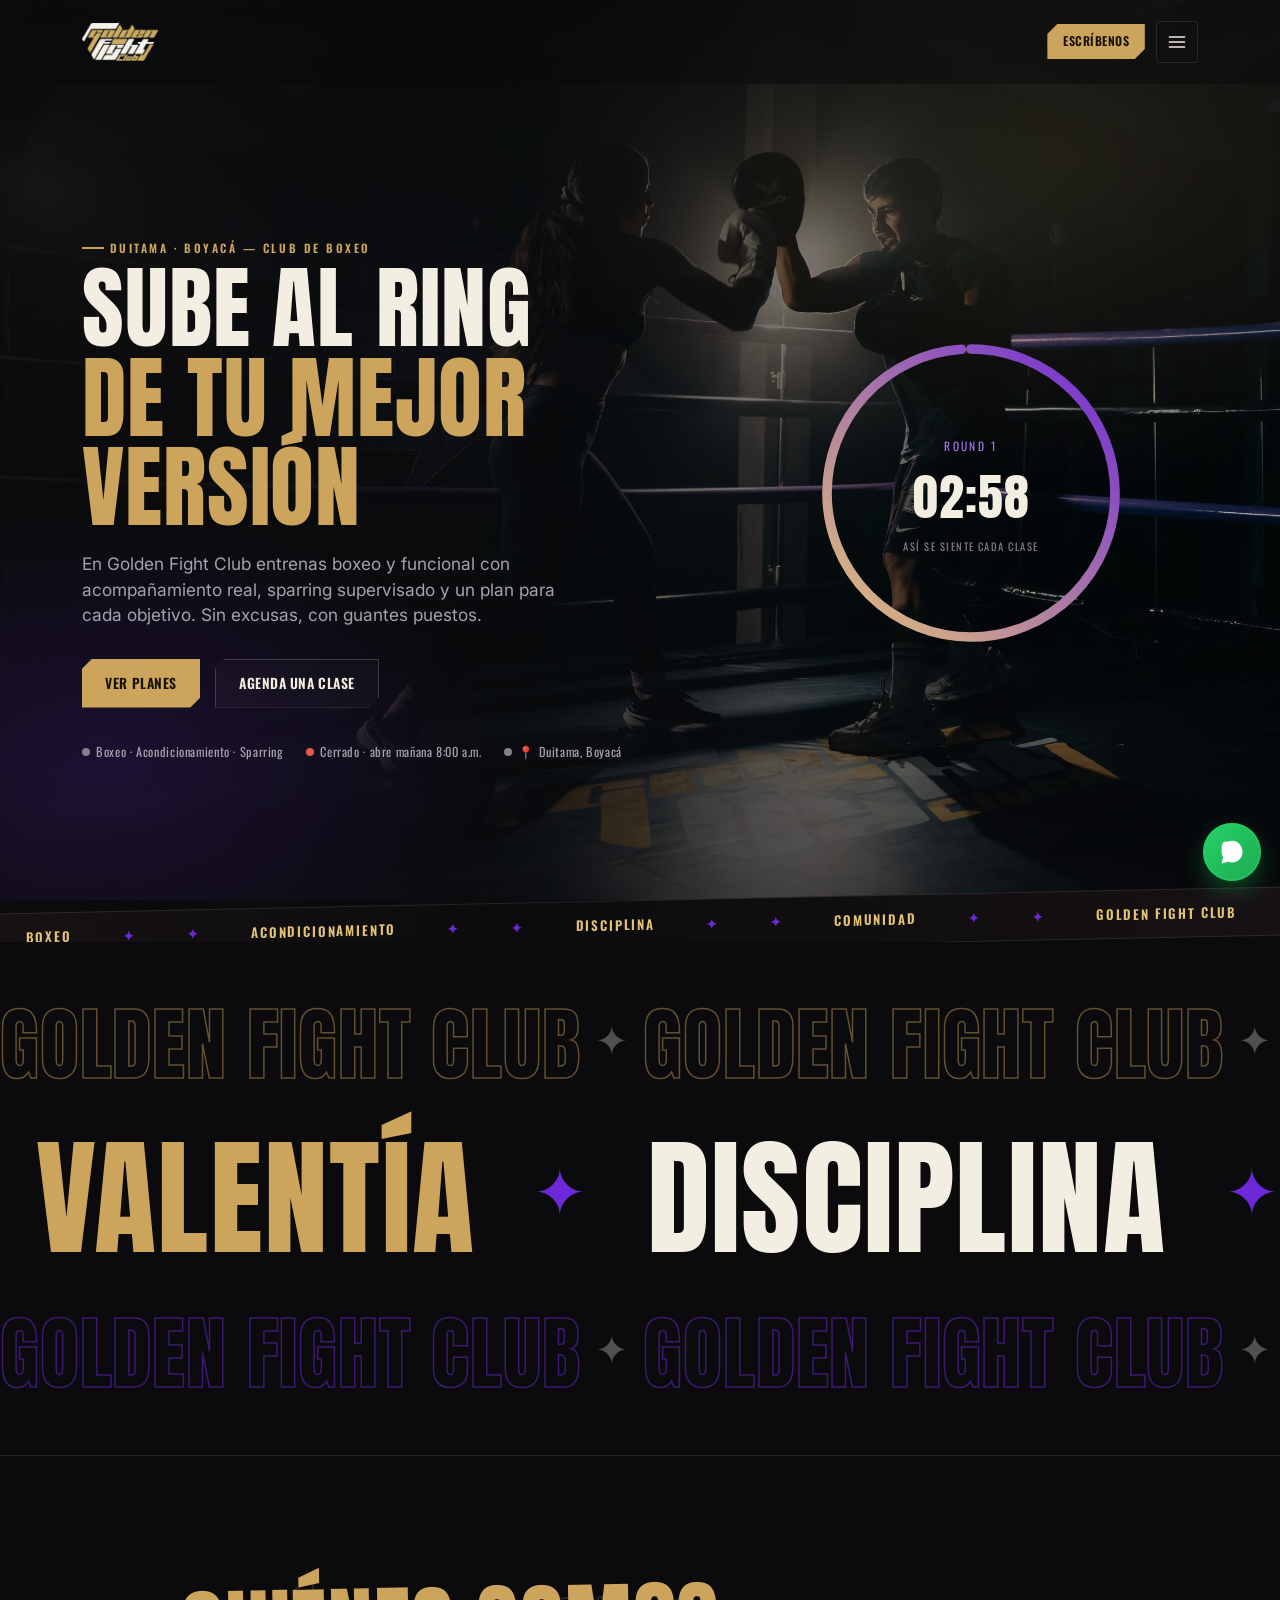
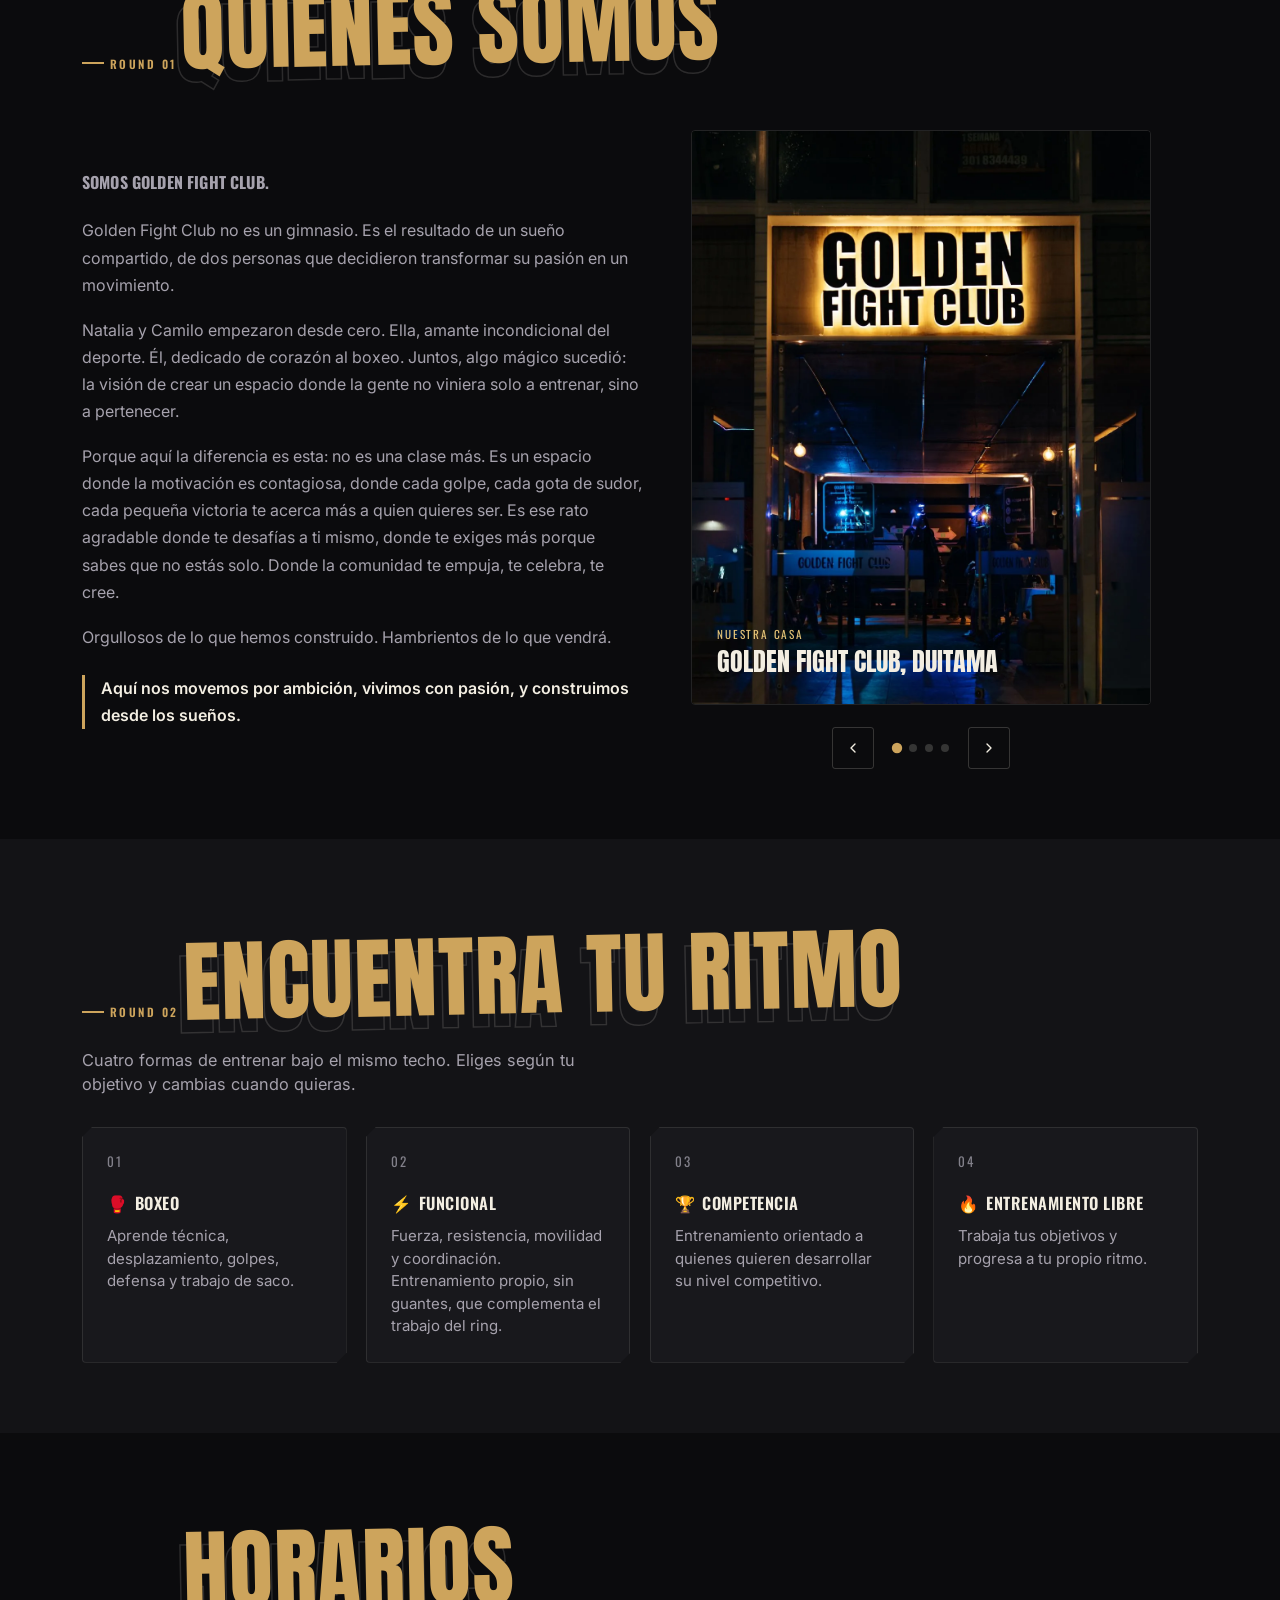
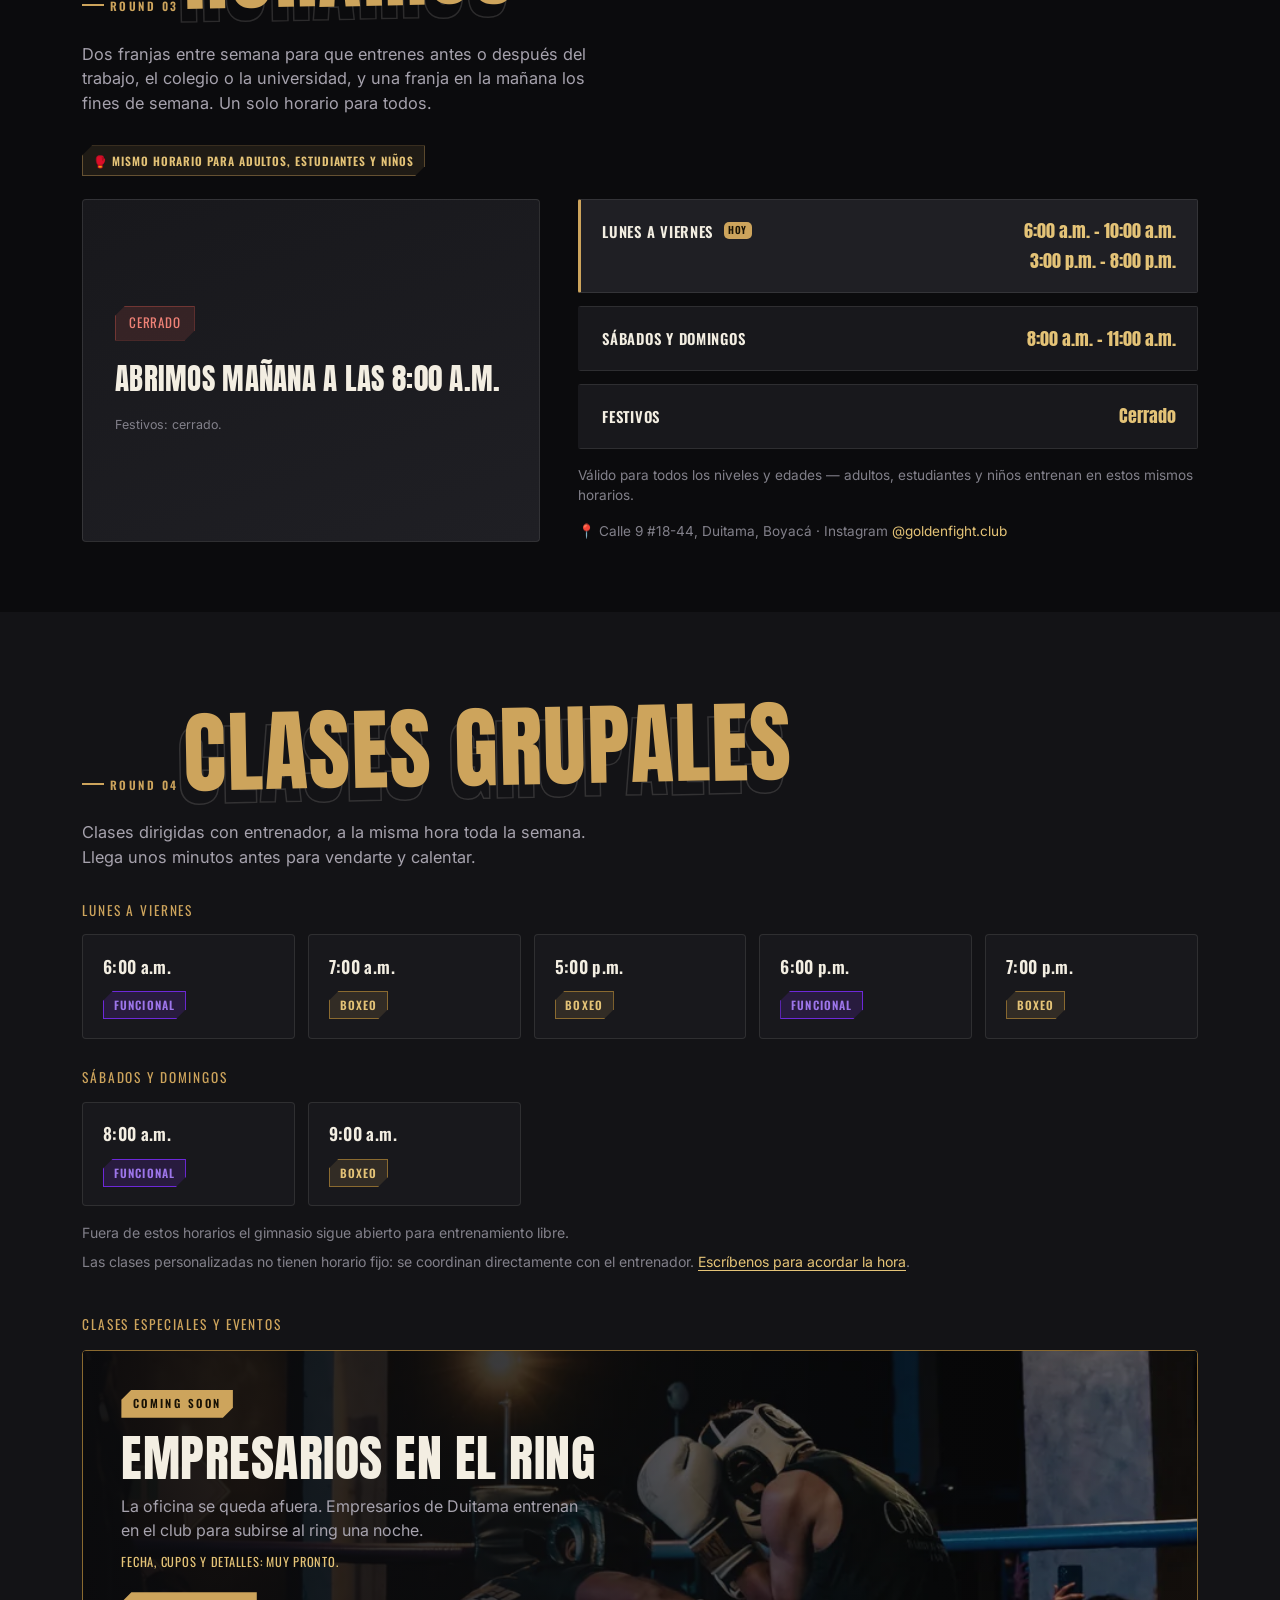
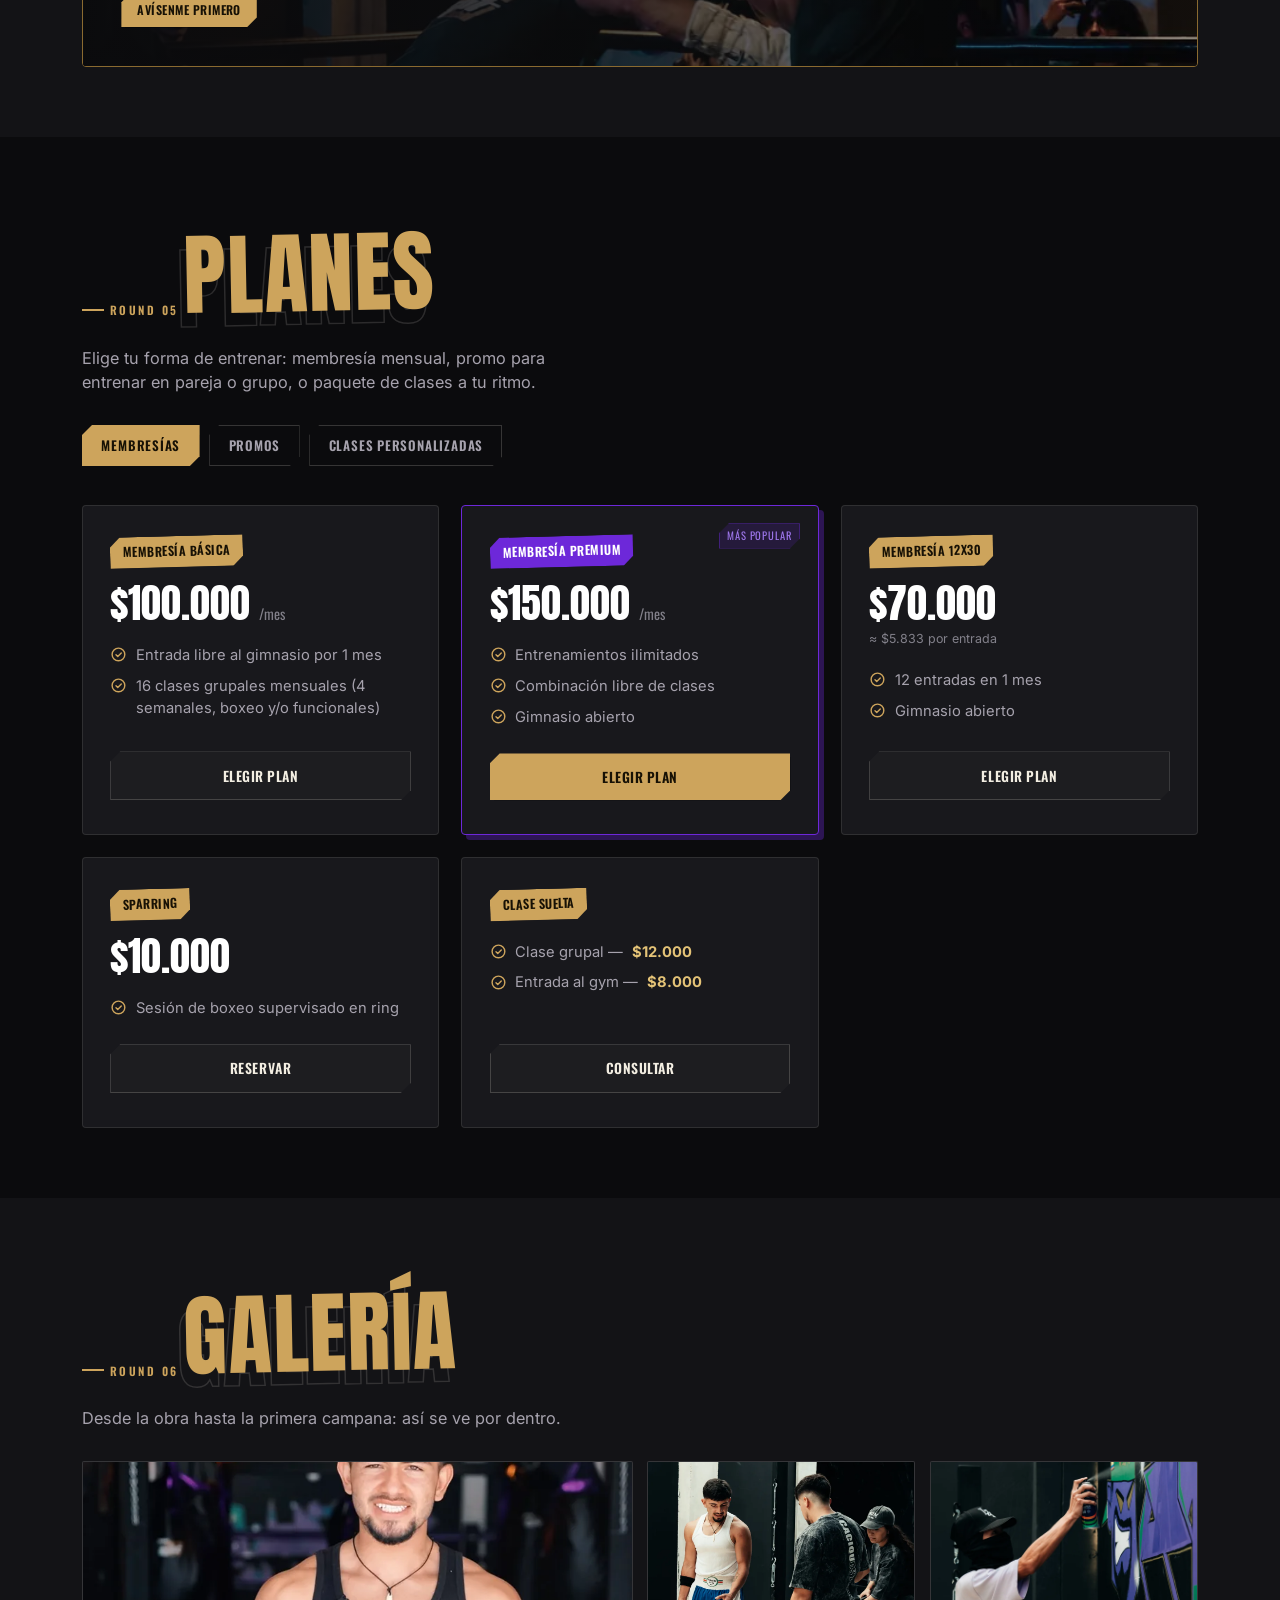
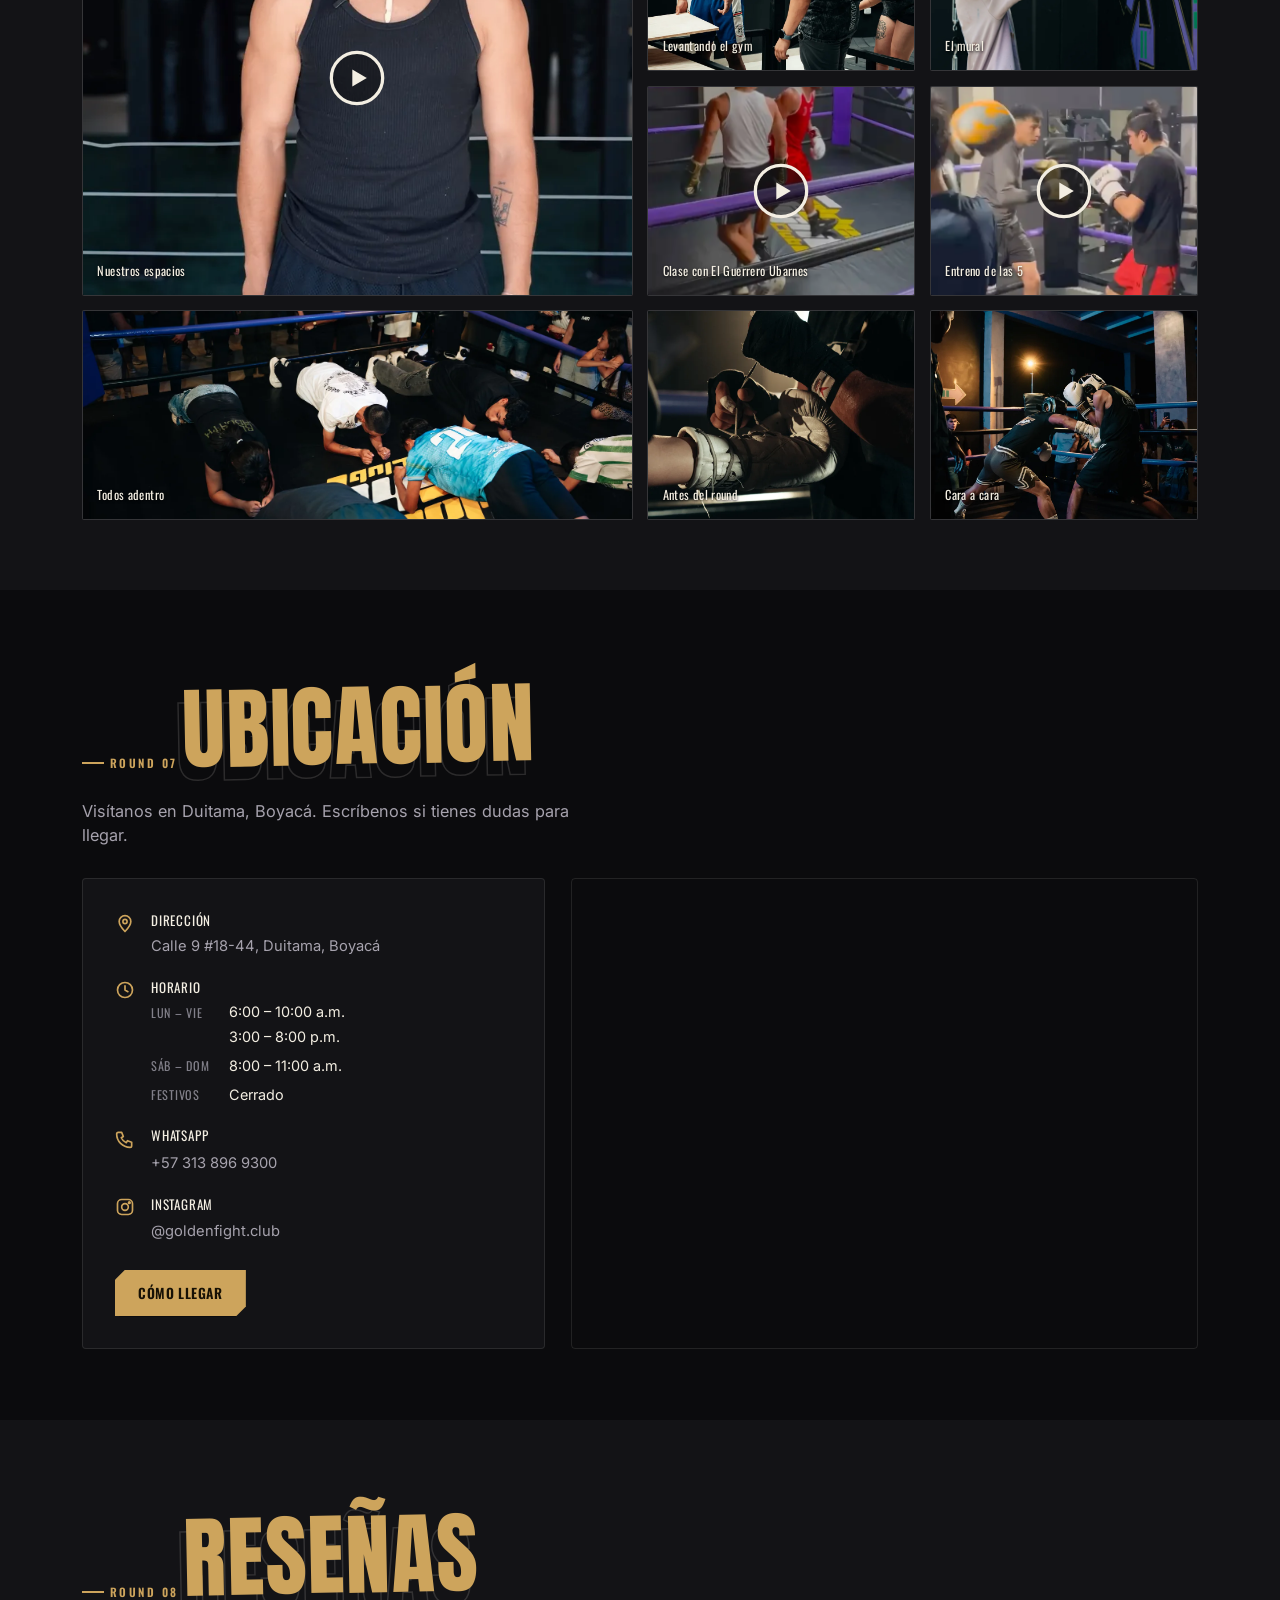
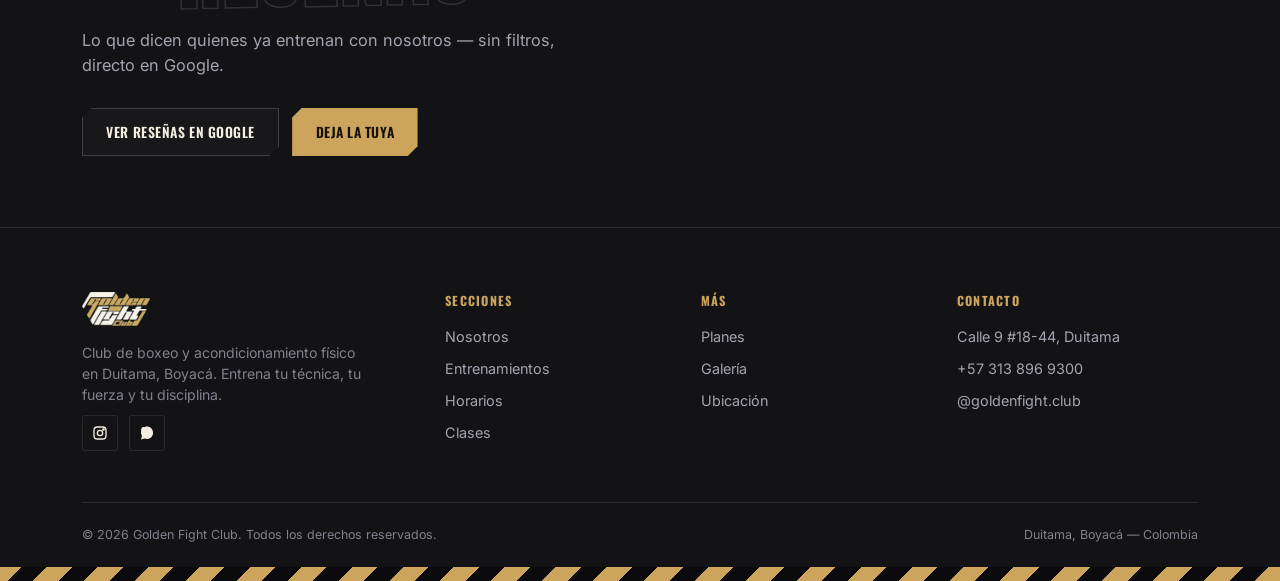
<file: index.html>
<!DOCTYPE html>
<html lang="es"><head>
<meta charset="UTF-8">
<meta name="viewport" content="width=device-width, initial-scale=1, viewport-fit=cover">
<title>Golden Fight Club — Boxeo &amp; Acondicionamiento en Duitama</title>
<meta name="description" content="Golden Fight Club: club de boxeo y acondicionamiento físico en Duitama, Boyacá. Clases dirigidas, sparring supervisado, planes desde $70.000. Calle 9 #18-44.">
<link rel="canonical" href="https://goldenfightclub.com/">

<!-- Vorschau beim Teilen (WhatsApp, Instagram, Facebook) -->
<meta property="og:type" content="website">
<meta property="og:locale" content="es_CO">
<meta property="og:site_name" content="Golden Fight Club">
<meta property="og:url" content="https://goldenfightclub.com/">
<meta property="og:title" content="Golden Fight Club — Boxeo en Duitama">
<meta property="og:description" content="Boxeo y funcional con acompañamiento real, sparring supervisado y un plan para cada objetivo. Duitama, Boyacá.">
<meta property="og:image" content="https://goldenfightclub.com/assets/img/preview.jpg">
<meta property="og:image:width" content="1200">
<meta property="og:image:height" content="630">
<meta name="twitter:card" content="summary_large_image">

<!-- Angaben für Google: Art des Betriebs, Adresse, Öffnungszeiten. Die Zeiten
     hier müssen zu den drei Stellen im Text passen (siehe CLAUDE.md). -->
<script type="application/ld+json">
{
  "@context": "https://schema.org",
  "@type": "SportsActivityLocation",
  "name": "Golden Fight Club",
  "description": "Club de boxeo y acondicionamiento físico en Duitama, Boyacá.",
  "url": "https://goldenfightclub.com/",
  "image": "https://goldenfightclub.com/assets/img/preview.jpg",
  "telephone": "+573138969300",
  "address": {
    "@type": "PostalAddress",
    "streetAddress": "Calle 9 #18-44",
    "addressLocality": "Duitama",
    "addressRegion": "Boyacá",
    "addressCountry": "CO"
  },
  "sameAs": ["https://instagram.com/goldenfight.club"],
  "openingHoursSpecification": [
    {
      "@type": "OpeningHoursSpecification",
      "dayOfWeek": ["Monday","Tuesday","Wednesday","Thursday","Friday"],
      "opens": "06:00", "closes": "10:00"
    },
    {
      "@type": "OpeningHoursSpecification",
      "dayOfWeek": ["Monday","Tuesday","Wednesday","Thursday","Friday"],
      "opens": "15:00", "closes": "20:00"
    },
    {
      "@type": "OpeningHoursSpecification",
      "dayOfWeek": ["Saturday","Sunday"],
      "opens": "08:00", "closes": "11:00"
    }
  ]
}
</script>
<!-- Icono de la pestaña: las iniciales GFC inclinadas, como el logo. El
     letrero completo es demasiado fino y a 32 px se vuelve una mancha. -->
<link rel="icon" href="/favicon.ico?v=3" sizes="any">
<link rel="icon" type="image/png" sizes="32x32" href="assets/img/favicon-32.png?v=3">
<link rel="apple-touch-icon" sizes="180x180" href="assets/img/apple-touch-icon.png?v=3">
<link rel="preconnect" href="https://fonts.googleapis.com">
<link rel="preconnect" href="https://fonts.gstatic.com" crossorigin="">
<link href="https://fonts.googleapis.com/css2?family=Anton&amp;family=Oswald:wght@400;500;600;700&amp;family=Inter:wght@400;500;600;700;800&amp;display=swap" rel="stylesheet">
<link rel="stylesheet" href="assets/css/styles.css?v=34">
<!-- Besucherstatistik ohne Cookies: https://goldenfightclub.goatcounter.com
     (Klicks auf WhatsApp/Instagram zählt script.js zusätzlich als Ereignis) -->
<script data-goatcounter="https://goldenfightclub.goatcounter.com/count" async src="//gc.zgo.at/count.js"></script>
</head>
<body>

<a class="skip-link" href="#main">Saltar al contenido</a>
<svg class="grain" xmlns="http://www.w3.org/2000/svg"><filter id="n"><feTurbulence type="fractalNoise" baseFrequency="0.85" numOctaves="2" stitchTiles="stitch"></feTurbulence></filter><rect width="100%" height="100%" filter="url(#n)"></rect></svg>

<!-- ============ HEADER ============ -->
<header id="siteHeader">
  <div class="wrap">
    <a href="#top" class="brand" aria-label="Golden Fight Club — inicio">
      <img src="assets/img/logo.webp" alt="Golden Fight Club">
    </a>
    <div class="nav-actions">
      <a class="btn btn-gold btn-sm" href="https://wa.me/573138969300?text=%C2%A1Hola%21%20Vi%20la%20p%C3%A1gina%20web%20de%20Golden%20Fight%20Club%20y%20me%20gustar%C3%ADa%20recibir%20m%C3%A1s%20informaci%C3%B3n%20sobre%20los%20entrenamientos%20y%20los%20planes%20disponibles.%20%C2%BFPodr%C3%ADan%20ayudarme%3F" target="_blank" rel="noopener">Escríbenos</a>
      <button class="hamburger" id="menuToggle" aria-label="Abrir menú" aria-expanded="false" aria-controls="mobileMenu">
        <svg id="menuIcon" viewBox="0 0 24 24" fill="none" stroke="currentColor" stroke-width="2" stroke-linecap="round"><path d="M3 6h18M3 12h18M3 18h18"></path></svg>
      </button>
    </div>
  </div>
</header>

<!-- Ankündigungsleiste für einen anstehenden Termin. Sie verschwindet von
     selbst, sobald der Zeitpunkt in data-hasta vorbei ist (Zeitzone
     Kolumbien, -05:00, siehe script.js). Das X blendet sie nur bis zum
     nächsten Seitenaufruf aus -- so gewollt, damit möglichst viele den
     Termin sehen. Bei einem neuen Termin data-hasta und die Texte ändern. -->
<div class="aviso-barra" id="avisoBarra" data-hasta="2026-09-04T17:30:00-05:00" hidden="">
  <a class="aviso-barra-texto" href="#clases">
    <strong>Viernes 4 de septiembre · 4:30 p.m.</strong>
    <span>Jornada de sparring — $5.000 la clase</span>
  </a>
  <a class="aviso-barra-cta" href="https://wa.me/573138969300?text=%C2%A1Hola%21%20Vi%20la%20jornada%20de%20sparring%20del%20viernes%204%20de%20septiembre%20a%20las%204%3A30%20p.m.%20y%20quiero%20apartar%20mi%20cupo." target="_blank" rel="noopener">Apartar cupo</a>
  <button class="aviso-barra-cerrar" id="avisoCerrar" aria-label="Cerrar aviso">
    <svg viewBox="0 0 24 24" fill="none" stroke="currentColor" stroke-width="2.2" stroke-linecap="round"><path d="M6 6l12 12M18 6L6 18"></path></svg>
  </button>
</div>

<nav class="mobile-menu" id="mobileMenu" aria-label="Navegación principal">
  <a href="#nosotros" data-nav=""><span class="rn">01</span> Nosotros</a>
  <a href="#entrenamientos" data-nav=""><span class="rn">02</span> Entrenamientos</a>
  <a href="#horarios" data-nav=""><span class="rn">03</span> Horarios</a>
  <a href="#clases" data-nav=""><span class="rn">04</span> Clases</a>
  <a href="#planes" data-nav=""><span class="rn">05</span> Planes</a>
  <a href="#galeria" data-nav=""><span class="rn">06</span> Galería</a>
  <a href="#ubicacion" data-nav=""><span class="rn">07</span> Ubicación</a>
  <a href="#resenas" data-nav=""><span class="rn">08</span> Reseñas</a>
  <a class="btn btn-gold" href="https://wa.me/573138969300?text=%C2%A1Hola%21%20Vi%20la%20p%C3%A1gina%20web%20de%20Golden%20Fight%20Club%20y%20me%20gustar%C3%ADa%20recibir%20m%C3%A1s%20informaci%C3%B3n%20sobre%20los%20entrenamientos%20y%20los%20planes%20disponibles.%20%C2%BFPodr%C3%ADan%20ayudarme%3F" target="_blank" rel="noopener">Escríbenos por WhatsApp</a>
</nav>

<main id="main">

<!-- ============ HERO ============ -->
<section class="hero" id="top">
  <div class="wrap hero-grid">
    <div data-reveal="">
      <span class="eyebrow">Duitama · Boyacá — Club de boxeo</span>
      <h1>
        <span class="line white">SUBE AL RING</span>
        <span class="line gold">DE TU MEJOR VERSIÓN</span>
      </h1>
      <p class="lede">En Golden Fight Club entrenas boxeo y funcional con acompañamiento real, sparring supervisado y un plan para cada objetivo. Sin excusas, con guantes puestos.</p>
      <div class="hero-ctas">
        <a href="#planes" class="btn btn-gold">Ver planes</a>
        <a href="https://wa.me/573138969300?text=%C2%A1Hola%21%20Vi%20la%20p%C3%A1gina%20de%20Golden%20Fight%20Club%20y%20me%20gustar%C3%ADa%20agendar%20una%20clase%20grupal%20de%20prueba%20%28%248.000%29." target="_blank" rel="noopener" class="btn btn-outline">Agenda una clase</a>
      </div>
      <ul class="hero-meta">
        <li><span class="dot"></span> Boxeo · Acondicionamiento · Sparring</li>
        <li><span class="dot live" id="heroLiveDot"></span> <span id="heroLiveText">Consultando horario…</span></li>
        <li><span class="dot"></span> 📍 Duitama, Boyacá</li>
      </ul>
    </div>
    <div class="timer-wrap" data-reveal="">
      <div class="round-timer" id="roundTimer" aria-hidden="true">
        <svg viewBox="0 0 200 200">
          <defs>
            <linearGradient id="ringGrad" x1="0" y1="0" x2="1" y2="1">
              <stop offset="0%" stop-color="#e4c377"></stop>
              <stop offset="100%" stop-color="#6d28d9"></stop>
            </linearGradient>
          </defs>
          <circle class="ring-track" cx="100" cy="100" r="90"></circle>
          <circle class="ring-progress" id="ringProgress" cx="100" cy="100" r="90"></circle>
        </svg>
        <div class="round-timer-face">
          <span class="rlabel">Round 1</span>
          <span class="rtime" id="roundTime">03:00</span>
          <span class="rsub">Así se siente cada clase</span>
        </div>
      </div>
    </div>
  </div>
</section>

<div class="ticker" aria-hidden="true">
  <div class="ticker-track">
    <span>BOXEO<span></span></span><span>ACONDICIONAMIENTO<span></span></span><span>DISCIPLINA<span></span></span><span>COMUNIDAD<span></span></span><span>GOLDEN FIGHT CLUB<span></span></span>
    <span>BOXEO<span></span></span><span>ACONDICIONAMIENTO<span></span></span><span>DISCIPLINA<span></span></span><span>COMUNIDAD<span></span></span><span>GOLDEN FIGHT CLUB<span></span></span>
  </div>
</div>

<section class="values-band" aria-label="Golden Fight Club — Valentía, Disciplina, Resistencia, Actitud">
  <div class="mq-row mq-row--frame">
    <div class="mq-track">
      <span class="mq-seq">GOLDEN FIGHT CLUB <i>✦</i> GOLDEN FIGHT CLUB <i>✦</i> </span>
      <span class="mq-seq" aria-hidden="true">GOLDEN FIGHT CLUB <i>✦</i> GOLDEN FIGHT CLUB <i>✦</i> </span>
    </div>
  </div>
  <div class="mq-row mq-row--main">
    <div class="mq-track">
      <span class="mq-seq"><span class="word g">VALENTÍA</span><i>✦</i><span class="word w">DISCIPLINA</span><i>✦</i><span class="word g">RESISTENCIA</span><i>✦</i><span class="word w">ACTITUD</span><i>✦</i></span>
      <span class="mq-seq" aria-hidden="true"><span class="word g">VALENTÍA</span><i>✦</i><span class="word w">DISCIPLINA</span><i>✦</i><span class="word g">RESISTENCIA</span><i>✦</i><span class="word w">ACTITUD</span><i>✦</i></span>
    </div>
  </div>
  <div class="mq-row mq-row--frame purple">
    <div class="mq-track">
      <span class="mq-seq">GOLDEN FIGHT CLUB <i>✦</i> GOLDEN FIGHT CLUB <i>✦</i> </span>
      <span class="mq-seq" aria-hidden="true">GOLDEN FIGHT CLUB <i>✦</i> GOLDEN FIGHT CLUB <i>✦</i> </span>
    </div>
  </div>
</section>

<!-- ============ ROUND 01 — QUIÉNES SOMOS ============ -->
<section class="section" id="nosotros">
  <div class="wrap">
    <div class="section-head" data-reveal="">
      <span class="eyebrow">Round 01</span>
      <h2 class="round-title"><span class="ghost" aria-hidden="true">QUIÉNES SOMOS</span><span class="fg">QUIÉNES SOMOS</span></h2>
    </div>

    <div class="historia-grid" data-reveal="">
      <div class="historia-copy">
        <p class="historia-kicker">Somos Golden Fight Club.</p>
        <p>Golden Fight Club no es un gimnasio. Es el resultado de un sueño compartido, de dos personas que decidieron transformar su pasión en un movimiento.</p>
        <p>Natalia y Camilo empezaron desde cero. Ella, amante incondicional del deporte. Él, dedicado de corazón al boxeo. Juntos, algo mágico sucedió: la visión de crear un espacio donde la gente no viniera solo a entrenar, sino a pertenecer.</p>
        <p>Porque aquí la diferencia es esta: no es una clase más. Es un espacio donde la motivación es contagiosa, donde cada golpe, cada gota de sudor, cada pequeña victoria te acerca más a quien quieres ser. Es ese rato agradable donde te desafías a ti mismo, donde te exiges más porque sabes que no estás solo. Donde la comunidad te empuja, te celebra, te cree.</p>
        <p>Orgullosos de lo que hemos construido. Hambrientos de lo que vendrá.</p>
        <p class="historia-close">Aquí nos movemos por ambición, vivimos con pasión, y construimos desde los sueños.</p>
      </div>
      <div class="history-wrap">
        <div class="history-track-outer">
          <div class="history-track" id="historyTrack">
            <div class="history-slide">
              <img src="assets/img/nosotros-2.webp" alt="Fachada de Golden Fight Club">
              <div><span class="yr">Nuestra casa</span><span class="cap">Golden Fight Club, Duitama</span></div>
            </div>
            <div class="history-slide">
              <img src="assets/img/nosotros-1.webp" alt="Entrenamiento de pádel en el ring">
              <div><span class="yr">Así entrenamos</span><span class="cap">Técnica, ritmo y confianza</span></div>
            </div>
            <div class="history-slide">
              <img src="assets/img/nosotros-3.webp" alt="Comunidad Golden Fight Club en el ring">
              <div><span class="yr">La comunidad</span><span class="cap">Familias que entrenan juntas</span></div>
            </div>
            <div class="history-slide" data-video="">
              <video src="assets/video/nosotros.mp4" muted="" playsinline="" preload="metadata"></video>
              <button class="history-mute" id="historyMute" aria-label="Activar sonido" aria-pressed="false">
                <svg class="ic-off" viewBox="0 0 24 24" fill="none" stroke="currentColor" stroke-width="2" stroke-linecap="round" stroke-linejoin="round"><path d="M11 5 6 9H3v6h3l5 4V5z"></path><path d="M23 9l-6 6M17 9l6 6"></path></svg>
                <svg class="ic-on" viewBox="0 0 24 24" fill="none" stroke="currentColor" stroke-width="2" stroke-linecap="round" stroke-linejoin="round" style="display:none;"><path d="M11 5 6 9H3v6h3l5 4V5z"></path><path d="M15.5 8.5a5 5 0 0 1 0 7"></path><path d="M18.5 5.5a9 9 0 0 1 0 13"></path></svg>
              </button>
              <div><span class="yr">En movimiento</span><span class="cap">Un round por dentro</span></div>
            </div>
          </div>
        </div>
        <div class="history-controls">
          <button class="testi-arrow" id="historyPrev" aria-label="Anterior"><svg viewBox="0 0 24 24" fill="none" stroke="currentColor" stroke-width="2" stroke-linecap="round" stroke-linejoin="round"><path d="M15 6l-6 6 6 6"></path></svg></button>
          <div class="testi-dots" id="historyDots"></div>
          <button class="testi-arrow" id="historyNext" aria-label="Siguiente"><svg viewBox="0 0 24 24" fill="none" stroke="currentColor" stroke-width="2" stroke-linecap="round" stroke-linejoin="round"><path d="M9 6l6 6-6 6"></path></svg></button>
        </div>
      </div>
    </div>
  </div>
</section>

<!-- ============ ROUND 02 — ENTRENAMIENTOS ============ -->
<section class="section alt" id="entrenamientos">
  <div class="wrap">
    <div class="section-head" data-reveal="">
      <span class="eyebrow">Round 02</span>
      <h2 class="round-title"><span class="ghost" aria-hidden="true">ENCUENTRA TU RITMO</span><span class="fg">ENCUENTRA TU RITMO</span></h2>
      <p class="lede">Cuatro formas de entrenar bajo el mismo techo. Eliges según tu objetivo y cambias cuando quieras.</p>
    </div>
    <div class="training-grid" data-reveal="">
      <article class="training-card">
        <span class="training-num">01</span>
        <h3><span aria-hidden="true">🥊</span> Boxeo</h3>
        <p>Aprende técnica, desplazamiento, golpes, defensa y trabajo de saco.</p>
      </article>
      <article class="training-card">
        <span class="training-num">02</span>
        <h3><span aria-hidden="true">⚡</span> Funcional</h3>
        <p>Fuerza, resistencia, movilidad y coordinación. Entrenamiento propio, sin guantes, que complementa el trabajo del ring.</p>
      </article>
      <article class="training-card">
        <span class="training-num">03</span>
        <h3><span aria-hidden="true">🏆</span> Competencia</h3>
        <p>Entrenamiento orientado a quienes quieren desarrollar su nivel competitivo.</p>
      </article>
      <article class="training-card">
        <span class="training-num">04</span>
        <h3><span aria-hidden="true">🔥</span> Entrenamiento libre</h3>
        <p>Trabaja tus objetivos y progresa a tu propio ritmo.</p>
      </article>
    </div>
  </div>
</section>

<!-- ============ ROUND 03 — HORARIOS ============ -->
<section class="section" id="horarios">
  <div class="wrap">
    <div class="section-head" data-reveal="">
      <span class="eyebrow">Round 03</span>
      <h2 class="round-title"><span class="ghost" aria-hidden="true">HORARIOS</span><span class="fg">HORARIOS</span></h2>
      <p class="lede">Dos franjas entre semana para que entrenes antes o después del trabajo, el colegio o la universidad, y una franja en la mañana los fines de semana. Un solo horario para todos.</p>
    </div>
    <span class="info-flag" data-reveal="">🥊 Mismo horario para adultos, estudiantes y niños</span>
    <div class="horarios-grid" data-reveal="">
      <div class="status-card">
        <span class="pill open" id="statusPill">Consultando…</span>
        <h3 id="statusHeadline">Un momento…</h3>
        <small id="statusSub">Festivos: cerrado.</small>
      </div>
      <div>
        <div class="schedule-list">
          <div class="schedule-row" data-days="1,2,3,4,5">
            <span class="day">Lunes a viernes</span>
            <span class="time"><span>6:00 a.m. – 10:00 a.m.</span><span>3:00 p.m. – 8:00 p.m.</span></span>
          </div>
          <div class="schedule-row" data-days="0,6">
            <span class="day">Sábados y domingos</span>
            <span class="time">8:00 a.m. – 11:00 a.m.</span>
          </div>
          <div class="schedule-row">
            <span class="day">Festivos</span>
            <span class="time">Cerrado</span>
          </div>
        </div>
        <p class="schedule-note">Válido para todos los niveles y edades — adultos, estudiantes y niños entrenan en estos mismos horarios.</p>
        <p class="schedule-note">📍 Calle 9 #18-44, Duitama, Boyacá · Instagram <a href="https://instagram.com/goldenfight.club" target="_blank" rel="noopener" style="color:var(--gold-2);">@goldenfight.club</a></p>
      </div>
    </div>
  </div>
</section>

<!-- ============ ROUND 04 — CLASES GRUPALES + AVISOS ============ -->
<!-- Zum Ankündigen einer Sonderklasse oder eines Events: eine .event-card
     nach dem Muster unten in .events-grid einhängen und den Leer-Hinweis
     (.avisos-vacio) entfernen. -->
<section class="section alt" id="clases">
  <div class="wrap">
    <div class="section-head" data-reveal="">
      <span class="eyebrow">Round 04</span>
      <h2 class="round-title"><span class="ghost" aria-hidden="true">CLASES GRUPALES</span><span class="fg">CLASES GRUPALES</span></h2>
      <p class="lede">Clases dirigidas con entrenador, a la misma hora toda la semana. Llega unos minutos antes para vendarte y calentar.</p>
    </div>

    <!-- Klassen als gleich große Kacheln in einer Reihe pro Tagesgruppe:
         nebeneinander liefen die 5 Wochentags- gegen die 2 Wochenendklassen
         auf sehr ungleich hohe Karten hinaus. -->
    <div class="clases-bloque" data-reveal="">
      <h3 class="clases-dia">Lunes a viernes</h3>
      <div class="clases-fila">
        <div class="clase-item"><span class="hora">6:00 a.m.</span><span class="clase funcional">Funcional</span></div>
        <div class="clase-item"><span class="hora">7:00 a.m.</span><span class="clase boxeo">Boxeo</span></div>
        <div class="clase-item"><span class="hora">5:00 p.m.</span><span class="clase boxeo">Boxeo</span></div>
        <div class="clase-item"><span class="hora">6:00 p.m.</span><span class="clase funcional">Funcional</span></div>
        <div class="clase-item"><span class="hora">7:00 p.m.</span><span class="clase boxeo">Boxeo</span></div>
      </div>
    </div>

    <div class="clases-bloque" data-reveal="">
      <h3 class="clases-dia">Sábados y domingos</h3>
      <div class="clases-fila">
        <div class="clase-item"><span class="hora">8:00 a.m.</span><span class="clase funcional">Funcional</span></div>
        <div class="clase-item"><span class="hora">9:00 a.m.</span><span class="clase boxeo">Boxeo</span></div>
      </div>
      <p class="clases-nota">Fuera de estos horarios el gimnasio sigue abierto para entrenamiento libre.</p>
      <p class="clases-nota">Las clases personalizadas no tienen horario fijo: se coordinan directamente con el entrenador. <a href="https://wa.me/573138969300?text=%C2%A1Hola%21%20Me%20interesan%20las%20clases%20personalizadas.%20%C2%BFC%C3%B3mo%20coordinamos%20el%20horario%3F" target="_blank" rel="noopener">Escríbenos para acordar la hora</a>.</p>
    </div>

    <div class="avisos" data-reveal="">
      <h3 class="avisos-titulo">Clases especiales y eventos</h3>
      <div class="events-grid">
        <div class="event-card" data-hasta="2026-09-04T17:30:00-05:00">
          <div class="event-date"><div class="box"><b>04</b><small>Sep</small></div></div>
          <h3>Jornada de sparring</h3>
          <p>Viernes 4 de septiembre, 4:30 p.m. Sparring supervisado, solo por esta vez. <strong>$5.000 la clase.</strong></p>
          <a class="btn btn-sm btn-outline" href="https://wa.me/573138969300?text=%C2%A1Hola%21%20Vi%20la%20jornada%20de%20sparring%20del%20viernes%204%20de%20septiembre%20a%20las%204%3A30%20p.m.%20y%20quiero%20apartar%20mi%20cupo." target="_blank" rel="noopener">Apartar cupo</a>
        </div>
        <!-- Termin ohne Datum: bekommt bewusst kein data-hasta, verfällt also
             nicht von selbst. Sobald die Daten feststehen, das Badge durch eine
             normale Datumsbox ersetzen und den Text anpassen. -->
        <article class="event-card evento-destacado">
          <span class="evento-badge">Coming soon</span>
          <h3>Empresarios en el ring</h3>
          <p>La oficina se queda afuera. Empresarios de Duitama entrenan en el club para subirse al ring una noche.</p>
          <p class="evento-pie">Fecha, cupos y detalles: muy pronto.</p>
          <a class="btn btn-gold btn-sm" href="https://wa.me/573138969300?text=%C2%A1Hola%21%20Vi%20lo%20de%20Empresarios%20en%20el%20ring%20y%20quiero%20que%20me%20avisen%20apenas%20tengan%20fecha%20y%20cupos." target="_blank" rel="noopener">Avísenme primero</a>
        </article>
        <div class="event-card avisos-vacio" data-vacio="" hidden="">
          <div>
            <h3>Por ahora no hay nada programado</h3>
            <p>Aquí anunciamos masterclasses, jornadas de sparring y torneos. Escríbenos y te avisamos apenas abramos cupos.</p>
          </div>
          <a class="btn btn-sm btn-outline" href="https://wa.me/573138969300?text=%C2%A1Hola%21%20Quiero%20que%20me%20avisen%20cuando%20tengan%20clases%20especiales%20o%20eventos%20en%20Golden%20Fight%20Club." target="_blank" rel="noopener">Avísenme</a>
        </div>
      </div>
    </div>
  </div>
</section>

<!-- ============ ROUND 05 — PLANES ============ -->
<section class="section" id="planes">
  <div class="wrap">
    <div class="section-head" data-reveal="">
      <span class="eyebrow">Round 05</span>
      <h2 class="round-title"><span class="ghost" aria-hidden="true">PLANES</span><span class="fg">PLANES</span></h2>
      <p class="lede">Elige tu forma de entrenar: membresía mensual, promo para entrenar en pareja o grupo, o paquete de clases a tu ritmo.</p>
    </div>

    <div class="tabs" role="tablist" aria-label="Categorías de planes" data-reveal="">
      <button class="tab-btn is-active" data-tab="membresias" role="tab" aria-selected="true">Membresías</button>
      <button class="tab-btn" data-tab="promos" role="tab" aria-selected="false">Promos</button>
      <button class="tab-btn" data-tab="personalizados" role="tab" aria-selected="false">Clases personalizadas</button>
    </div>

    <!-- Membresías -->
    <div class="plan-panel is-active" data-panel="membresias">
      <div class="plans-grid">
        <div class="plan-card">
          <span class="plan-ribbon">Membresía básica</span>
          <div class="plan-price">$100.000 <small>/mes</small></div>
          <ul class="plan-features">
            <li><svg viewBox="0 0 24 24" fill="none" stroke="currentColor" stroke-width="2" stroke-linecap="round" stroke-linejoin="round"><circle cx="12" cy="12" r="9"></circle><path d="M8.5 12.5l2.5 2.5 5-5"></path></svg> Entrada libre al gimnasio por 1 mes</li>
            <li><svg viewBox="0 0 24 24" fill="none" stroke="currentColor" stroke-width="2" stroke-linecap="round" stroke-linejoin="round"><circle cx="12" cy="12" r="9"></circle><path d="M8.5 12.5l2.5 2.5 5-5"></path></svg> 16 clases grupales mensuales (4 semanales, boxeo y/o funcionales)</li>
          </ul>
          <a class="btn btn-outline" href="https://wa.me/573138969300?text=%C2%A1Hola%21%20Vi%20la%20Membres%C3%ADa%20B%C3%A1sica%20%28%24100.000%20al%20mes%29%20en%20la%20p%C3%A1gina%20de%20Golden%20Fight%20Club%20y%20me%20gustar%C3%ADa%20inscribirme.%20%C2%BFQu%C3%A9%20necesito%20para%20empezar%3F" target="_blank" rel="noopener">Elegir plan</a>
        </div>
        <div class="plan-card featured">
          <span class="plan-badge">Más popular</span>
          <span class="plan-ribbon">Membresía premium</span>
          <div class="plan-price">$150.000 <small>/mes</small></div>
          <ul class="plan-features">
            <li><svg viewBox="0 0 24 24" fill="none" stroke="currentColor" stroke-width="2" stroke-linecap="round" stroke-linejoin="round"><circle cx="12" cy="12" r="9"></circle><path d="M8.5 12.5l2.5 2.5 5-5"></path></svg> Entrenamientos ilimitados</li>
            <li><svg viewBox="0 0 24 24" fill="none" stroke="currentColor" stroke-width="2" stroke-linecap="round" stroke-linejoin="round"><circle cx="12" cy="12" r="9"></circle><path d="M8.5 12.5l2.5 2.5 5-5"></path></svg> Combinación libre de clases</li>
            <li><svg viewBox="0 0 24 24" fill="none" stroke="currentColor" stroke-width="2" stroke-linecap="round" stroke-linejoin="round"><circle cx="12" cy="12" r="9"></circle><path d="M8.5 12.5l2.5 2.5 5-5"></path></svg> Gimnasio abierto</li>
          </ul>
          <a class="btn btn-gold" href="https://wa.me/573138969300?text=%C2%A1Hola%21%20Me%20interesa%20la%20Membres%C3%ADa%20Premium%20%28%24150.000%20al%20mes%29%20de%20Golden%20Fight%20Club.%20%C2%BFPodr%C3%ADan%20contarme%20m%C3%A1s%20sobre%20el%20proceso%20de%20inscripci%C3%B3n%3F" target="_blank" rel="noopener">Elegir plan</a>
        </div>
        <div class="plan-card">
          <span class="plan-ribbon">Membresía 12x30</span>
          <div class="plan-price">$70.000</div>
          <p class="plan-per">≈ $5.833 por entrada</p>
          <ul class="plan-features">
            <li><svg viewBox="0 0 24 24" fill="none" stroke="currentColor" stroke-width="2" stroke-linecap="round" stroke-linejoin="round"><circle cx="12" cy="12" r="9"></circle><path d="M8.5 12.5l2.5 2.5 5-5"></path></svg> 12 entradas en 1 mes</li>
            <li><svg viewBox="0 0 24 24" fill="none" stroke="currentColor" stroke-width="2" stroke-linecap="round" stroke-linejoin="round"><circle cx="12" cy="12" r="9"></circle><path d="M8.5 12.5l2.5 2.5 5-5"></path></svg> Gimnasio abierto</li>
          </ul>
          <a class="btn btn-outline" href="https://wa.me/573138969300?text=%C2%A1Hola%21%20Me%20interesa%20la%20Membres%C3%ADa%2012x30%20%28%2470.000%29%20que%20vi%20en%20la%20p%C3%A1gina%20de%20Golden%20Fight%20Club.%20%C2%BFPodr%C3%ADan%20contarme%20c%C3%B3mo%20funciona%3F" target="_blank" rel="noopener">Elegir plan</a>
        </div>
        <div class="plan-card">
          <span class="plan-ribbon">Sparring</span>
          <div class="plan-price">$10.000</div>
          <ul class="plan-features">
            <li><svg viewBox="0 0 24 24" fill="none" stroke="currentColor" stroke-width="2" stroke-linecap="round" stroke-linejoin="round"><circle cx="12" cy="12" r="9"></circle><path d="M8.5 12.5l2.5 2.5 5-5"></path></svg> Sesión de boxeo supervisado en ring</li>
          </ul>
          <a class="btn btn-outline" href="https://wa.me/573138969300?text=%C2%A1Hola%21%20Me%20gustar%C3%ADa%20reservar%20una%20sesi%C3%B3n%20de%20Sparring%20supervisado%20en%20ring%20%28%2410.000%29.%20%C2%BFQu%C3%A9%20d%C3%ADas%20tienen%20disponibilidad%3F" target="_blank" rel="noopener">Reservar</a>
        </div>
        <div class="plan-card">
          <span class="plan-ribbon">Clase suelta</span>
          <ul class="plan-features" style="margin-top:.3rem;">
            <li><svg viewBox="0 0 24 24" fill="none" stroke="currentColor" stroke-width="2" stroke-linecap="round" stroke-linejoin="round"><circle cx="12" cy="12" r="9"></circle><path d="M8.5 12.5l2.5 2.5 5-5"></path></svg> Clase grupal — <b style="color:var(--gold-2);">$12.000</b></li>
            <li><svg viewBox="0 0 24 24" fill="none" stroke="currentColor" stroke-width="2" stroke-linecap="round" stroke-linejoin="round"><circle cx="12" cy="12" r="9"></circle><path d="M8.5 12.5l2.5 2.5 5-5"></path></svg> Entrada al gym — <b style="color:var(--gold-2);">$8.000</b></li>
          </ul>
          <a class="btn btn-outline" href="https://wa.me/573138969300?text=%C2%A1Hola%21%20Me%20gustar%C3%ADa%20m%C3%A1s%20informaci%C3%B3n%20sobre%20la%20clase%20suelta%20y%20la%20entrada%20al%20gimnasio%20por%20d%C3%ADa.%20%C2%BFC%C3%B3mo%20funciona%20y%20cu%C3%A1l%20es%20el%20proceso%3F" target="_blank" rel="noopener">Consultar</a>
        </div>
      </div>
    </div>

    <!-- Promos -->
    <div class="plan-panel" data-panel="promos">
      <div class="plans-grid">
        <div class="plan-card">
          <span class="plan-ribbon">Trío</span>
          <div class="plan-price">$240.000</div>
          <ul class="plan-features">
            <li><svg viewBox="0 0 24 24" fill="none" stroke="currentColor" stroke-width="2" stroke-linecap="round" stroke-linejoin="round"><circle cx="12" cy="12" r="9"></circle><path d="M8.5 12.5l2.5 2.5 5-5"></path></svg> Plan base para 3 personas</li>
            <li><svg viewBox="0 0 24 24" fill="none" stroke="currentColor" stroke-width="2" stroke-linecap="round" stroke-linejoin="round"><circle cx="12" cy="12" r="9"></circle><path d="M8.5 12.5l2.5 2.5 5-5"></path></svg> o plan base por 3 meses</li>
          </ul>
          <a class="btn btn-outline" href="https://wa.me/573138969300?text=%C2%A1Hola%21%20Me%20interesa%20la%20promo%20Tr%C3%ADo%20%28%24240.000%29%20para%20inscribirme%20junto%20con%20dos%20personas%20m%C3%A1s.%20%C2%BFPodr%C3%ADan%20darme%20m%C3%A1s%20detalles%3F" target="_blank" rel="noopener">Elegir promo</a>
        </div>
        <div class="plan-card featured">
          <span class="plan-badge">Ideal en pareja</span>
          <span class="plan-ribbon">Plan Duo</span>
          <div class="plan-price">$180.000</div>
          <p class="plan-per">$90.000 por persona</p>
          <ul class="plan-features">
            <li><svg viewBox="0 0 24 24" fill="none" stroke="currentColor" stroke-width="2" stroke-linecap="round" stroke-linejoin="round"><circle cx="12" cy="12" r="9"></circle><path d="M8.5 12.5l2.5 2.5 5-5"></path></svg> Plan base para 2 personas</li>
          </ul>
          <a class="btn btn-gold" href="https://wa.me/573138969300?text=%C2%A1Hola%21%20Me%20interesa%20el%20Plan%20Duo%20%28%24180.000%29%20para%20entrenar%20junto%20con%20otra%20persona.%20%C2%BFPodr%C3%ADan%20darme%20m%C3%A1s%20detalles%20sobre%20c%C3%B3mo%20inscribirnos%3F" target="_blank" rel="noopener">Elegir promo</a>
        </div>
        <div class="plan-card">
          <span class="plan-ribbon">Estudiantes</span>
          <div class="plan-price">$70.000</div>
          <ul class="plan-features">
            <li><svg viewBox="0 0 24 24" fill="none" stroke="currentColor" stroke-width="2" stroke-linecap="round" stroke-linejoin="round"><circle cx="12" cy="12" r="9"></circle><path d="M8.5 12.5l2.5 2.5 5-5"></path></svg> Con carné estudiantil vigente</li>
          </ul>
          <a class="btn btn-outline" href="https://wa.me/573138969300?text=%C2%A1Hola%21%20Soy%20estudiante%20y%20me%20interesa%20la%20promo%20para%20estudiantes%20%28%2470.000%29%20de%20Golden%20Fight%20Club.%20%C2%BFQu%C3%A9%20necesito%20para%20acceder%20a%20ella%3F" target="_blank" rel="noopener">Elegir promo</a>
        </div>
        <div class="plan-card">
          <span class="plan-badge">Estudiantes</span>
          <span class="plan-ribbon">Premium estudiante</span>
          <div class="plan-price">$110.000 <small>/mes</small></div>
          <ul class="plan-features">
            <li><svg viewBox="0 0 24 24" fill="none" stroke="currentColor" stroke-width="2" stroke-linecap="round" stroke-linejoin="round"><circle cx="12" cy="12" r="9"></circle><path d="M8.5 12.5l2.5 2.5 5-5"></path></svg> Entrenamientos ilimitados</li>
            <li><svg viewBox="0 0 24 24" fill="none" stroke="currentColor" stroke-width="2" stroke-linecap="round" stroke-linejoin="round"><circle cx="12" cy="12" r="9"></circle><path d="M8.5 12.5l2.5 2.5 5-5"></path></svg> Combinación libre de clases</li>
            <li><svg viewBox="0 0 24 24" fill="none" stroke="currentColor" stroke-width="2" stroke-linecap="round" stroke-linejoin="round"><circle cx="12" cy="12" r="9"></circle><path d="M8.5 12.5l2.5 2.5 5-5"></path></svg> Gimnasio abierto por 1 mes</li>
            <li><svg viewBox="0 0 24 24" fill="none" stroke="currentColor" stroke-width="2" stroke-linecap="round" stroke-linejoin="round"><circle cx="12" cy="12" r="9"></circle><path d="M8.5 12.5l2.5 2.5 5-5"></path></svg> Con carné estudiantil vigente</li>
          </ul>
          <a class="btn btn-outline" href="https://wa.me/573138969300?text=%C2%A1Hola%21%20Soy%20estudiante%20y%20me%20interesa%20la%20Membres%C3%ADa%20Premium%20Estudiante%20%28%24110.000%20al%20mes%29.%20%C2%BFQu%C3%A9%20debo%20presentar%20para%20acceder%20a%20este%20precio%3F" target="_blank" rel="noopener">Elegir plan</a>
        </div>
      </div>
    </div>

    <!-- Personalizados -->
    <div class="plan-panel" data-panel="personalizados">
      <div class="pack-grid">
        <a class="pack-row" href="https://wa.me/573138969300?text=%C2%A1Hola%21%20Me%20interesa%20el%20paquete%20personalizado%20de%201%20clase%20%28%2430.000%29.%20%C2%BFC%C3%B3mo%20puedo%20agendarla%3F" target="_blank" rel="noopener"><span class="n">1 clase</span><span class="p"><b>$30.000</b><span>$30.000 c/u</span></span></a>
        <a class="pack-row" href="https://wa.me/573138969300?text=%C2%A1Hola%21%20Me%20interesa%20el%20paquete%20personalizado%20de%204%20clases%20%28%24110.000%29.%20%C2%BFC%C3%B3mo%20puedo%20adquirirlo%3F" target="_blank" rel="noopener"><span class="n">4 clases</span><span class="p"><b>$110.000</b><span>$27.500 c/u · ahorras $10.000</span></span></a>
        <a class="pack-row" href="https://wa.me/573138969300?text=%C2%A1Hola%21%20Me%20interesa%20el%20paquete%20personalizado%20de%206%20clases%20%28%24160.000%29.%20%C2%BFC%C3%B3mo%20puedo%20adquirirlo%3F" target="_blank" rel="noopener"><span class="n">6 clases</span><span class="p"><b>$160.000</b><span>$26.667 c/u · ahorras $20.000</span></span></a>
        <a class="pack-row" href="https://wa.me/573138969300?text=%C2%A1Hola%21%20Me%20interesa%20el%20paquete%20personalizado%20de%208%20clases%20%28%24215.000%29.%20%C2%BFC%C3%B3mo%20puedo%20adquirirlo%3F" target="_blank" rel="noopener"><span class="n">8 clases</span><span class="p"><b>$215.000</b><span>$26.875 c/u · ahorras $25.000</span></span></a>
        <a class="pack-row" href="https://wa.me/573138969300?text=%C2%A1Hola%21%20Me%20interesa%20el%20paquete%20personalizado%20de%2012%20clases%20%28%24300.000%29.%20%C2%BFC%C3%B3mo%20puedo%20adquirirlo%3F" target="_blank" rel="noopener"><span class="n">12 clases</span><span class="p"><b>$300.000</b><span>$25.000 c/u · ahorras $60.000</span></span></a>
        <a class="pack-row" href="https://wa.me/573138969300?text=%C2%A1Hola%21%20Me%20interesa%20el%20paquete%20personalizado%20de%2016%20clases%20%28%24380.000%29.%20%C2%BFC%C3%B3mo%20puedo%20adquirirlo%3F" target="_blank" rel="noopener"><span class="n">16 clases</span><span class="p"><b>$380.000</b><span>$23.750 c/u · ahorras $100.000</span></span></a>
      </div>
      <p class="schedule-note">Las clases personalizadas deben redimirse en un plazo máximo de 2 meses desde la fecha de compra. Pasado ese tiempo, las clases no utilizadas pierden su vigencia.</p>
    </div>
  </div>
</section>

<!-- ============ ROUND 06 — EQUIPO (versteckt) ============ -->
<!-- Daniela hat die Sektion vorerst ausgeblendet. Zum Zurückholen das
     umschließende template-Tag entfernen, den Menü- und Footer-Eintrag
     "Equipo" wieder einsetzen und die Round-Nummern ab Galería um eins
     hochzählen (Galería 07, Reseñas 08, Ubicación 09). -->
<template id="equipoOculto">
<section class="section alt" id="equipo">
  <div class="wrap">
    <div class="section-head" data-reveal="">
      <span class="eyebrow">Round 06</span>
      <h2 class="round-title"><span class="ghost" aria-hidden="true">EQUIPO</span><span class="fg">EQUIPO</span></h2>
      <p class="lede">El equipo que corrige tu guardia, cuenta tus rounds y te empuja un poco más cada clase.</p>
    </div>
    <div class="coach-grid" data-reveal="">
      <div class="coach-card">
        <div class="coach-avatar"><span>CB</span></div>
        <h3>Camilo "Barrilete"</h3>
        <div class="coach-role">Entrenador principal</div>
        <p class="coach-bio">Lidera los entrenamientos de boxeo: técnica, guardia y trabajo de saco.</p>
        <div class="coach-social">
          <a href="https://instagram.com/goldenfight.club" target="_blank" rel="noopener" aria-label="Instagram"><svg viewBox="0 0 24 24" fill="none" stroke="currentColor" stroke-width="2"><rect x="3" y="3" width="18" height="18" rx="5"></rect><circle cx="12" cy="12" r="4"></circle><circle cx="17.2" cy="6.8" r="1"></circle></svg></a>
        </div>
      </div>
      <div class="coach-card">
        <div class="coach-avatar"><span>JC</span></div>
        <h3>Juan "Colmillo"</h3>
        <div class="coach-role">Entrenador</div>
        <p class="coach-bio">Acompaña las clases de boxeo y acondicionamiento físico.</p>
        <div class="coach-social">
          <a href="https://instagram.com/goldenfight.club" target="_blank" rel="noopener" aria-label="Instagram"><svg viewBox="0 0 24 24" fill="none" stroke="currentColor" stroke-width="2"><rect x="3" y="3" width="18" height="18" rx="5"></rect><circle cx="12" cy="12" r="4"></circle><circle cx="17.2" cy="6.8" r="1"></circle></svg></a>
        </div>
      </div>
      <div class="coach-card">
        <div class="coach-avatar"><span>NA</span></div>
        <h3>Natalia</h3>
        <div class="coach-role">Administración</div>
        <p class="coach-bio">Gestiona inscripciones, planes y todo lo administrativo del club.</p>
        <div class="coach-social">
          <a href="https://instagram.com/goldenfight.club" target="_blank" rel="noopener" aria-label="Instagram"><svg viewBox="0 0 24 24" fill="none" stroke="currentColor" stroke-width="2"><rect x="3" y="3" width="18" height="18" rx="5"></rect><circle cx="12" cy="12" r="4"></circle><circle cx="17.2" cy="6.8" r="1"></circle></svg></a>
        </div>
      </div>
      <div class="coach-card">
        <div class="coach-avatar"><span>SA</span></div>
        <h3>Salomé</h3>
        <div class="coach-role">Animadora</div>
        <p class="coach-bio">Pone la energía en cada clase y en los eventos del club.</p>
        <div class="coach-social">
          <a href="https://instagram.com/goldenfight.club" target="_blank" rel="noopener" aria-label="Instagram"><svg viewBox="0 0 24 24" fill="none" stroke="currentColor" stroke-width="2"><rect x="3" y="3" width="18" height="18" rx="5"></rect><circle cx="12" cy="12" r="4"></circle><circle cx="17.2" cy="6.8" r="1"></circle></svg></a>
        </div>
      </div>
    </div>
  </div>
</section>
</template>

<!-- ============ ROUND 06 — GALERÍA ============ -->
<section class="section alt" id="galeria">
  <div class="wrap">
    <div class="section-head" data-reveal="">
      <span class="eyebrow">Round 06</span>
      <h2 class="round-title"><span class="ghost" aria-hidden="true">GALERÍA</span><span class="fg">GALERÍA</span></h2>
      <p class="lede">Desde la obra hasta la primera campana: así se ve por dentro.</p>
    </div>
    <!-- 2x2 (vídeo) + 4 sencillas + 2x1 (ancha) + 2 sencillas = 12 celdas:
         encaja sin huecos en 4, 3 y 2 columnas. Al cambiar piezas hay que
         rehacer esta cuenta. -->
    <div class="gallery-grid" data-reveal="">
      <button class="gallery-tile feature" data-video="assets/video/espacios.mp4"><img src="assets/img/galeria-video-poster.webp" alt="Recorrido en vídeo por las instalaciones de Golden Fight Club" loading="lazy" width="787" height="1400"><svg class="play-badge" viewBox="0 0 24 24" aria-hidden="true"><circle cx="12" cy="12" r="11" fill="rgba(11,11,13,.55)" stroke="currentColor" stroke-width="1.4"></circle><path d="M10 8.4l6.2 3.6-6.2 3.6z" fill="currentColor" stroke="none"></path></svg><span>Nuestros espacios</span></button>
      <button class="gallery-tile"><img src="assets/img/galeria-1.webp" alt="Equipo de Golden Fight Club cargando tableros de madera durante la obra" loading="lazy" width="933" height="1400"><span>Levantando el gym</span></button>
      <button class="gallery-tile"><img src="assets/img/galeria-4.webp" alt="Artista pintando con aerosol el mural del gimnasio" loading="lazy" width="1120" height="1400"><span>El mural</span></button>
      <button class="gallery-tile" data-video="assets/video/guerrero-ubarnes.mp4"><img src="assets/img/galeria-video-guerrero.webp" alt="Vídeo de la clase especial con el boxeador profesional El Guerrero Ubarnes" loading="lazy" width="540" height="960"><svg class="play-badge" viewBox="0 0 24 24" aria-hidden="true"><circle cx="12" cy="12" r="11" fill="rgba(11,11,13,.55)" stroke="currentColor" stroke-width="1.4"></circle><path d="M10 8.4l6.2 3.6-6.2 3.6z" fill="currentColor" stroke="none"></path></svg><span>Clase con El Guerrero Ubarnes</span></button>
      <button class="gallery-tile" data-video="assets/video/entreno-5pm.mp4"><img src="assets/img/galeria-video-entreno.webp" alt="Vídeo de un entrenamiento de las cinco de la tarde" loading="lazy" width="540" height="960"><svg class="play-badge" viewBox="0 0 24 24" aria-hidden="true"><circle cx="12" cy="12" r="11" fill="rgba(11,11,13,.55)" stroke="currentColor" stroke-width="1.4"></circle><path d="M10 8.4l6.2 3.6-6.2 3.6z" fill="currentColor" stroke="none"></path></svg><span>Entreno de las 5</span></button>
      <button class="gallery-tile wide"><img src="assets/img/galeria-7.webp" alt="Grupo haciendo plancha dentro del ring rodeado de público" loading="lazy" width="1400" height="933"><span>Todos adentro</span></button>
      <button class="gallery-tile"><img src="assets/img/galeria-6.webp" alt="Manos vendadas mientras se atan los guantes de boxeo" loading="lazy" width="933" height="1400"><span>Antes del round</span></button>
      <button class="gallery-tile"><img src="assets/img/galeria-8.webp" alt="Dos boxeadores intercambiando golpes en el ring" loading="lazy" width="933" height="1400"><span>Cara a cara</span></button>
    </div>
  </div>
</section>

<div class="lightbox" id="lightbox" role="dialog" aria-modal="true" aria-label="Vista ampliada">
  <div class="lightbox-inner">
    <div class="lightbox-stage">
      <div class="lightbox-media" id="lightboxMedia"></div>
      <button class="lightbox-nav prev" id="lightboxPrev" aria-label="Foto anterior"><svg viewBox="0 0 24 24" fill="none" stroke="currentColor" stroke-width="2" stroke-linecap="round" stroke-linejoin="round"><path d="M15 6l-6 6 6 6"></path></svg></button>
      <button class="lightbox-nav next" id="lightboxNext" aria-label="Foto siguiente"><svg viewBox="0 0 24 24" fill="none" stroke="currentColor" stroke-width="2" stroke-linecap="round" stroke-linejoin="round"><path d="M9 6l6 6-6 6"></path></svg></button>
    </div>
    <div class="lightbox-cap">
      <span id="lightboxCap"></span>
      <span class="lightbox-count" id="lightboxCount"></span>
      <button class="lightbox-close" id="lightboxClose" aria-label="Cerrar"><svg viewBox="0 0 24 24" fill="none" stroke="currentColor" stroke-width="2" stroke-linecap="round"><path d="M6 6l12 12M18 6L6 18"></path></svg></button>
    </div>
  </div>
</div>

<!-- ============ ROUND 07 — UBICACIÓN ============ -->
<section class="section" id="ubicacion">
  <div class="wrap">
    <div class="section-head" data-reveal="">
      <span class="eyebrow">Round 07</span>
      <h2 class="round-title"><span class="ghost" aria-hidden="true">UBICACIÓN</span><span class="fg">UBICACIÓN</span></h2>
      <p class="lede">Visítanos en Duitama, Boyacá. Escríbenos si tienes dudas para llegar.</p>
    </div>
    <div class="loc-grid" data-reveal="">
      <div class="loc-card">
        <div class="loc-row">
          <svg viewBox="0 0 24 24" fill="none" stroke="currentColor" stroke-width="2" stroke-linecap="round" stroke-linejoin="round"><path d="M12 21s-7-7.2-7-12a7 7 0 0 1 14 0c0 4.8-7 12-7 12z"></path><circle cx="12" cy="9" r="2.5"></circle></svg>
          <div>
            <h4>Dirección</h4>
            <p>Calle 9 #18-44, Duitama, Boyacá</p>
          </div>
        </div>
        <div class="loc-row">
          <svg viewBox="0 0 24 24" fill="none" stroke="currentColor" stroke-width="2" stroke-linecap="round" stroke-linejoin="round"><circle cx="12" cy="12" r="9"></circle><path d="M12 7v5l3.5 2"></path></svg>
          <div>
            <h4>Horario</h4>
            <!-- Tabellarisch statt Fließtext: als eine lange Zeile brach das
                 auf dem Handy mitten in einer Uhrzeit um. -->
            <dl class="loc-horario">
              <dt>Lun – Vie</dt>
              <dd><span>6:00 – 10:00 a.m.</span><span>3:00 – 8:00 p.m.</span></dd>
              <dt>Sáb – Dom</dt>
              <dd><span>8:00 – 11:00 a.m.</span></dd>
              <dt>Festivos</dt>
              <dd><span>Cerrado</span></dd>
            </dl>
          </div>
        </div>
        <div class="loc-row">
          <svg viewBox="0 0 24 24" fill="none" stroke="currentColor" stroke-width="2" stroke-linecap="round" stroke-linejoin="round"><path d="M4 4h4l2 5-2.5 1.5a12 12 0 0 0 6 6L15 14l5 2v4a2 2 0 0 1-2 2A16 16 0 0 1 2 6a2 2 0 0 1 2-2z"></path></svg>
          <div>
            <h4>WhatsApp</h4>
            <a href="https://wa.me/573138969300" target="_blank" rel="noopener">+57 313 896 9300</a>
          </div>
        </div>
        <div class="loc-row">
          <svg viewBox="0 0 24 24" fill="none" stroke="currentColor" stroke-width="2"><rect x="3" y="3" width="18" height="18" rx="5"></rect><circle cx="12" cy="12" r="4"></circle><circle cx="17.2" cy="6.8" r="1"></circle></svg>
          <div>
            <h4>Instagram</h4>
            <a href="https://instagram.com/goldenfight.club" target="_blank" rel="noopener">@goldenfight.club</a>
          </div>
        </div>
        <a class="btn btn-gold" href="https://www.google.com/maps/dir/?api=1&amp;destination=Calle+9+%2318-44%2C+Duitama%2C+Boyac%C3%A1" target="_blank" rel="noopener">Cómo llegar</a>
      </div>
      <div class="map-frame">
        <iframe loading="lazy" referrerpolicy="no-referrer-when-downgrade" src="https://www.google.com/maps?q=Calle+9+%2318-44%2C+Duitama%2C+Boyac%C3%A1%2C+Colombia&amp;output=embed" title="Mapa de ubicación — Golden Fight Club, Calle 9 #18-44, Duitama"></iframe>
      </div>
    </div>
  </div>
</section>

<!-- ============ ROUND 08 — RESEÑAS ============ -->
<section class="section alt" id="resenas">
  <div class="wrap">
    <div class="section-head" data-reveal="">
      <span class="eyebrow">Round 08</span>
      <h2 class="round-title"><span class="ghost" aria-hidden="true">RESEÑAS</span><span class="fg">RESEÑAS</span></h2>
      <p class="lede">Lo que dicen quienes ya entrenan con nosotros — sin filtros, directo en Google.</p>
    </div>
    <!-- Bewusst keine Zitate auf der Seite: es gibt erst zwei echte
         Bewertungen, und erfundene würden auffallen. Stattdessen führen
         beide Wege direkt zum Google-Profil. Kommen genug echte Reseñas
         zusammen, kann das Zitat-Karussell aus der Git-Historie zurück
         (Commit ff39d61 und früher). -->
    <p class="resenas-google" data-reveal="">
      <a class="btn btn-outline" href="https://share.google/4BZ4WOa6u5VgfICZA" target="_blank" rel="noopener">Ver reseñas en Google</a>
      <a class="btn btn-gold" href="https://share.google/4BZ4WOa6u5VgfICZA" target="_blank" rel="noopener">Deja la tuya</a>
    </p>
  </div>
</section>


</main>

<!-- ============ FOOTER ============ -->
<footer>
  <div class="wrap">
    <div class="footer-grid">
      <div class="footer-brand">
        <img src="assets/img/logo.webp" alt="Golden Fight Club">
        <p>Club de boxeo y acondicionamiento físico en Duitama, Boyacá. Entrena tu técnica, tu fuerza y tu disciplina.</p>
        <div class="footer-social">
          <a href="https://instagram.com/goldenfight.club" target="_blank" rel="noopener" aria-label="Instagram"><svg viewBox="0 0 24 24" fill="none" stroke="currentColor" stroke-width="2"><rect x="3" y="3" width="18" height="18" rx="5"></rect><circle cx="12" cy="12" r="4"></circle><circle cx="17.2" cy="6.8" r="1"></circle></svg></a>
          <a href="https://wa.me/573138969300" target="_blank" rel="noopener" aria-label="WhatsApp"><svg viewBox="0 0 32 32" fill="currentColor"><path d="M16.02 3C9.4 3 4 8.4 4 15.02c0 2.4.7 4.63 1.92 6.5L4 29l7.66-1.9a11.9 11.9 0 0 0 4.36.82h.01c6.62 0 12.02-5.4 12.02-12.02C28.05 8.4 22.65 3 16.02 3zm7.02 17.13c-.3.83-1.7 1.6-2.36 1.7-.6.1-1.36.14-2.2-.14a13.3 13.3 0 0 1-4.66-2.9 13.9 13.9 0 0 1-2.86-3.9c-.36-.7-.05-1.08.28-1.42.3-.3.66-.78 1-1.17.34-.4.44-.68.66-1.13.22-.45.1-.84-.06-1.18-.16-.33-1.47-3.55-2-4.86-.53-1.28-1.06-1.1-1.46-1.12-.38-.02-.8-.02-1.24-.02-.44 0-1.14.16-1.74.82-.6.66-2.28 2.22-2.28 5.42 0 3.2 2.33 6.3 2.66 6.73.33.44 4.58 6.98 11.1 9.8.96.4 1.5.4 2.1.33.7-.08 2.13-.87 2.44-1.7.3-.83.3-1.55.2-1.7-.08-.15-.3-.24-.6-.4z"></path></svg></a>
        </div>
      </div>
      <div class="footer-col">
        <h5>Secciones</h5>
        <a href="#nosotros">Nosotros</a>
        <a href="#entrenamientos">Entrenamientos</a>
        <a href="#horarios">Horarios</a>
        <a href="#clases">Clases</a>
      </div>
      <div class="footer-col">
        <h5>Más</h5>
        <a href="#planes">Planes</a>
        <a href="#galeria">Galería</a>
        <a href="#ubicacion">Ubicación</a>
      </div>
      <div class="footer-col">
        <h5>Contacto</h5>
        <p>Calle 9 #18-44, Duitama</p>
        <a href="https://wa.me/573138969300" target="_blank" rel="noopener">+57 313 896 9300</a>
        <a href="https://instagram.com/goldenfight.club" target="_blank" rel="noopener">@goldenfight.club</a>
      </div>
    </div>
    <div class="footer-bottom">
      <span>© 2026 Golden Fight Club. Todos los derechos reservados.</span>
      <span>Duitama, Boyacá — Colombia</span>
    </div>
  </div>
  <div class="footer-stripe"></div>
</footer>

<a class="fab" href="https://wa.me/573138969300?text=%C2%A1Hola%21%20Vi%20la%20p%C3%A1gina%20web%20de%20Golden%20Fight%20Club%20y%20me%20gustar%C3%ADa%20recibir%20informaci%C3%B3n%20sobre%20los%20entrenamientos%2C%20los%20horarios%20y%20los%20planes%20disponibles.%20%C2%A1Gracias%21" target="_blank" rel="noopener" aria-label="Escríbenos por WhatsApp"><svg viewBox="0 0 32 32" fill="currentColor"><path d="M16.02 3C9.4 3 4 8.4 4 15.02c0 2.4.7 4.63 1.92 6.5L4 29l7.66-1.9a11.9 11.9 0 0 0 4.36.82h.01c6.62 0 12.02-5.4 12.02-12.02C28.05 8.4 22.65 3 16.02 3zm7.02 17.13c-.3.83-1.7 1.6-2.36 1.7-.6.1-1.36.14-2.2-.14a13.3 13.3 0 0 1-4.66-2.9 13.9 13.9 0 0 1-2.86-3.9c-.36-.7-.05-1.08.28-1.42.3-.3.66-.78 1-1.17.34-.4.44-.68.66-1.13.22-.45.1-.84-.06-1.18-.16-.33-1.47-3.55-2-4.86-.53-1.28-1.06-1.1-1.46-1.12-.38-.02-.8-.02-1.24-.02-.44 0-1.14.16-1.74.82-.6.66-2.28 2.22-2.28 5.42 0 3.2 2.33 6.3 2.66 6.73.33.44 4.58 6.98 11.1 9.8.96.4 1.5.4 2.1.33.7-.08 2.13-.87 2.44-1.7.3-.83.3-1.55.2-1.7-.08-.15-.3-.24-.6-.4z"></path></svg></a>
<button class="to-top" id="toTop" aria-label="Volver arriba"><svg viewBox="0 0 24 24" fill="none" stroke="currentColor" stroke-width="2" stroke-linecap="round" stroke-linejoin="round"><path d="M6 15l6-6 6 6"></path></svg></button>

<script src="assets/js/script.js?v=35"></script>


</body></html>
</file>
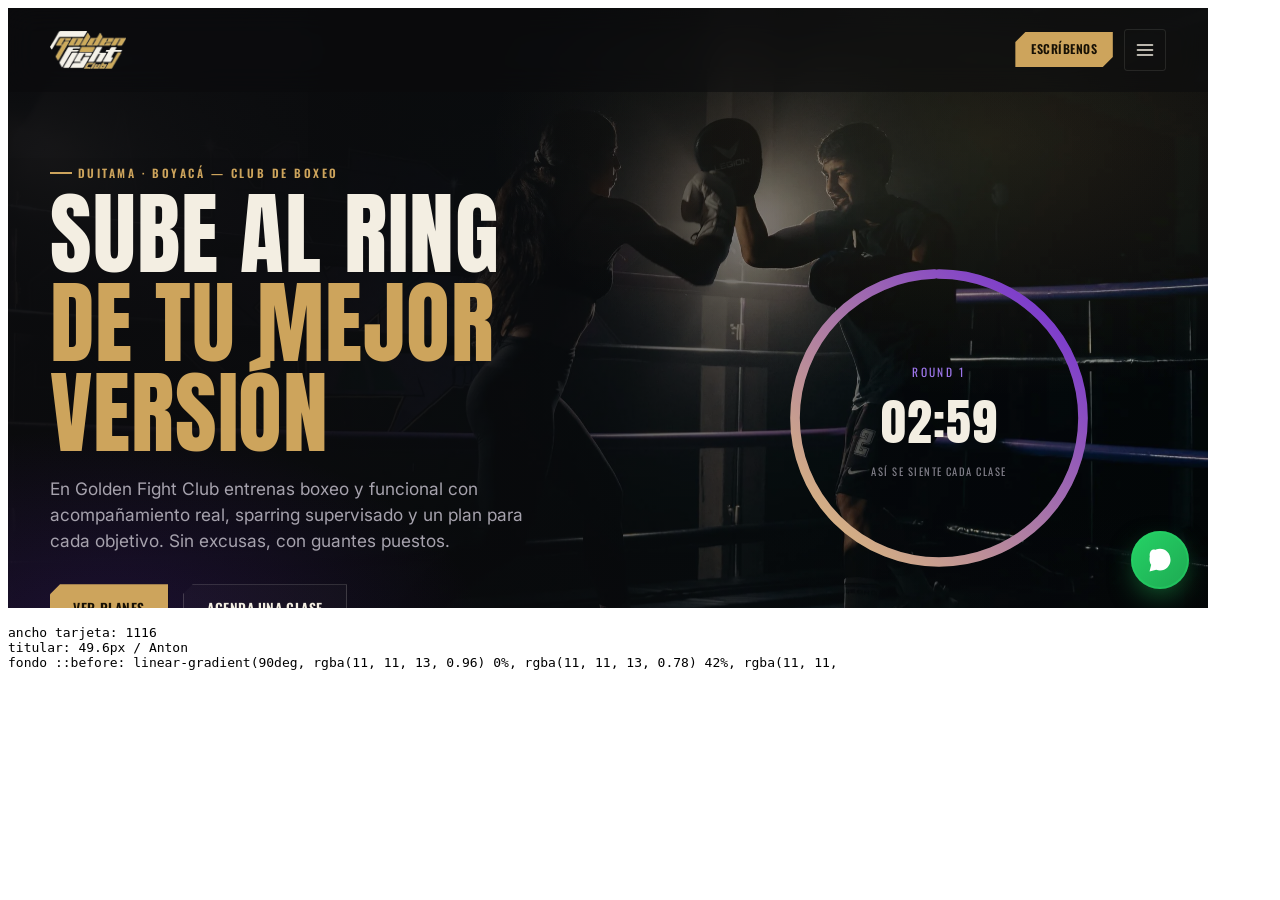
<file: _m.html>
<!doctype html><meta charset="utf-8">
<iframe id="f" src="/index.html" style="width:1200px;height:600px;border:0"></iframe><pre id="o">…</pre>
<script>
document.getElementById('f').addEventListener('load',()=>{setTimeout(()=>{
 const d=document.getElementById('f').contentDocument,w=d.defaultView;
 const c=d.querySelector('.evento-destacado');
 const h=c.querySelector('h3');
 const cs=w.getComputedStyle(c), hs=w.getComputedStyle(h), bs=w.getComputedStyle(c,'::before');
 document.getElementById('o').textContent =
  'ancho tarjeta: '+Math.round(c.getBoundingClientRect().width)+
  '\ntitular: '+hs.fontSize+' / '+hs.fontFamily.split(',')[0]+
  '\nfondo ::before: '+bs.backgroundImage.slice(0,90);
},600)});
</script>
</file>
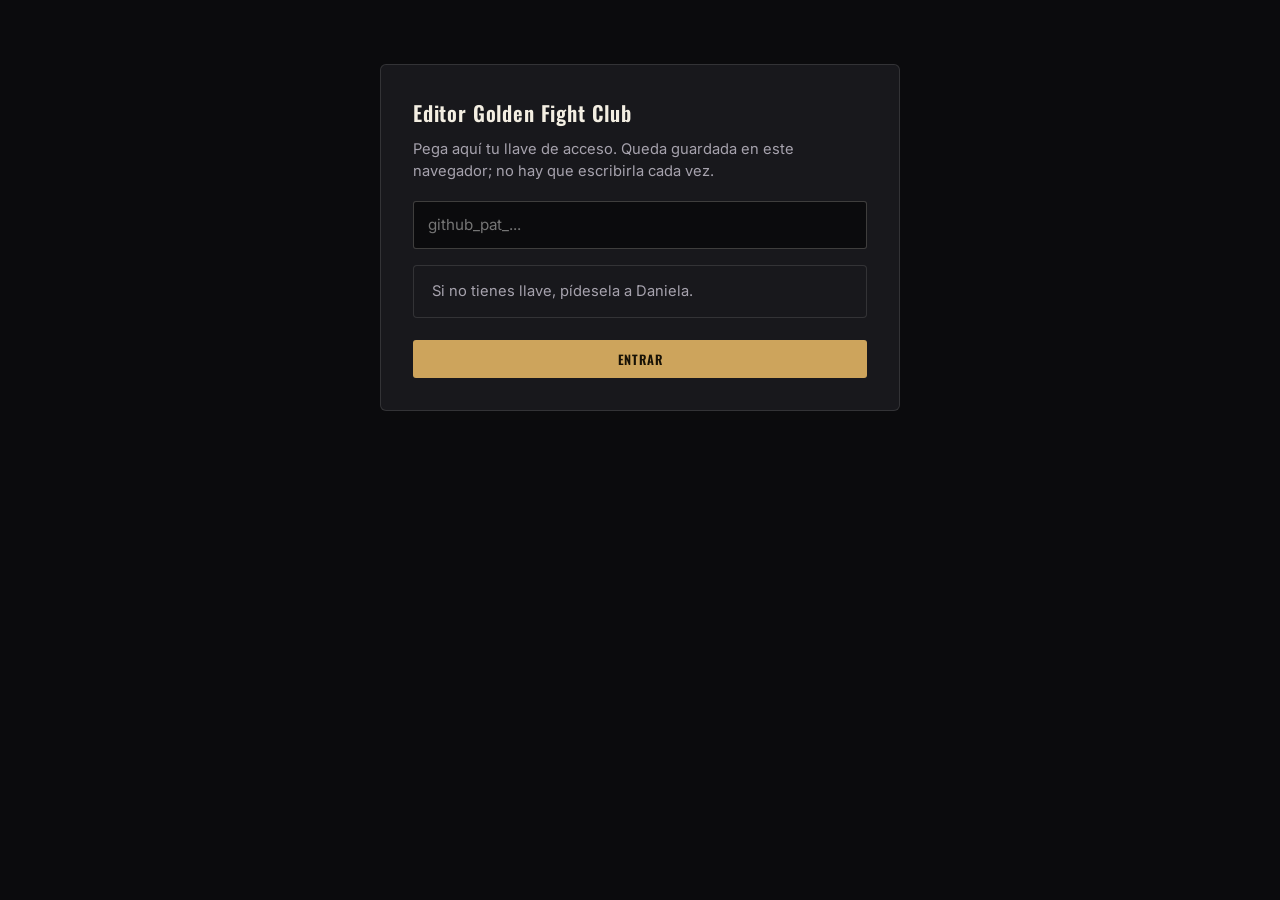
<file: editor.html>
<!doctype html>
<html lang="es">
<head>
<meta charset="UTF-8">
<meta name="viewport" content="width=device-width, initial-scale=1">
<meta name="robots" content="noindex, nofollow">
<title>Editor — Golden Fight Club</title>
<link rel="icon" href="/favicon.ico?v=3" sizes="any">
<link href="https://fonts.googleapis.com/css2?family=Oswald:wght@400;600&family=Inter:wght@400;500;600&display=swap" rel="stylesheet">
<style>
  :root{
    --ink:#0b0b0d; --panel:#18181c; --panel-2:#1f1f24;
    --line:rgba(246,242,233,.12); --line-fuerte:rgba(246,242,233,.22);
    --oro:#cda45c; --oro-2:#e4c377; --hueso:#f3eee2; --gris:#a6a2ad;
    --verde:#2e7d52; --rojo:#a33c3c;
  }
  *,*::before,*::after{box-sizing:border-box;margin:0;padding:0;}
  body{background:var(--ink);color:var(--hueso);font-family:Inter,system-ui,sans-serif;line-height:1.5;padding-bottom:6rem;}
  h1,h2,h3{font-family:Oswald,sans-serif;font-weight:600;letter-spacing:.04em;}
  .wrap{max-width:860px;margin:0 auto;padding:0 1.2rem;}

  header{position:sticky;top:0;z-index:10;background:rgba(11,11,13,.96);border-bottom:1px solid var(--line);padding:1rem 0;}
  header .wrap{display:flex;align-items:center;justify-content:space-between;gap:1rem;flex-wrap:wrap;}
  header h1{font-size:1.05rem;text-transform:uppercase;letter-spacing:.14em;color:var(--oro);}
  .acciones{display:flex;gap:.6rem;align-items:center;}

  button{font:inherit;cursor:pointer;border:none;font-family:Oswald,sans-serif;letter-spacing:.06em;text-transform:uppercase;font-size:.8rem;padding:.75em 1.3em;border-radius:3px;}
  .b-oro{background:var(--oro);color:#171105;font-weight:600;}
  .b-oro:hover{background:var(--oro-2);}
  .b-oro:disabled{opacity:.5;cursor:not-allowed;}
  .b-linea{background:transparent;color:var(--hueso);border:1px solid var(--line-fuerte);}
  .b-linea:hover{border-color:var(--oro);color:var(--oro);}
  .b-peligro{background:transparent;color:#e08b8b;border:1px solid rgba(200,80,80,.45);padding:.5em .9em;font-size:.72rem;}
  .b-peligro:hover{background:rgba(200,80,80,.15);}

  .aviso{padding:.9rem 1.1rem;border-radius:4px;margin:1rem 0;font-size:.92rem;}
  .aviso.ok{background:rgba(46,125,82,.18);border:1px solid var(--verde);}
  .aviso.mal{background:rgba(163,60,60,.18);border:1px solid var(--rojo);}
  .aviso.info{background:var(--panel);border:1px solid var(--line);color:var(--gris);}

  /* Entrada */
  #entrar{max-width:520px;margin:4rem auto;padding:2rem;background:var(--panel);border:1px solid var(--line);border-radius:6px;}
  #entrar h2{font-size:1.3rem;margin-bottom:.6rem;}
  #entrar p{color:var(--gris);font-size:.92rem;margin-bottom:1.2rem;}
  input[type=password],input[type=text],textarea,select{
    width:100%;background:var(--ink);border:1px solid var(--line-fuerte);color:var(--hueso);
    padding:.75em .9em;border-radius:3px;font:inherit;font-size:.95rem;
  }
  input:focus,textarea:focus,select:focus{outline:2px solid var(--oro);outline-offset:1px;border-color:transparent;}
  textarea{resize:vertical;min-height:4.5em;line-height:1.5;}

  /* Secciones */
  .seccion{background:var(--panel);border:1px solid var(--line);border-radius:6px;margin:1.2rem 0;overflow:hidden;}
  .seccion > summary{padding:1rem 1.2rem;cursor:pointer;font-family:Oswald,sans-serif;text-transform:uppercase;letter-spacing:.1em;font-size:.88rem;color:var(--oro);list-style:none;display:flex;justify-content:space-between;align-items:center;}
  .seccion > summary::-webkit-details-marker{display:none;}
  .seccion > summary::after{content:'+';font-size:1.2rem;color:var(--gris);}
  .seccion[open] > summary::after{content:'–';}
  .seccion > summary:hover{background:var(--panel-2);}
  .cuerpo{padding:0 1.2rem 1.2rem;display:flex;flex-direction:column;gap:1.1rem;}

  .campo label{display:block;font-size:.74rem;text-transform:uppercase;letter-spacing:.1em;color:var(--gris);margin-bottom:.35rem;font-family:Oswald,sans-serif;}
  .campo .contexto{font-size:.75rem;color:#6f6c76;margin-top:.3rem;}

  /* Fotos */
  .fotos{display:grid;grid-template-columns:repeat(auto-fill,minmax(150px,1fr));gap:1rem;}
  .foto{background:var(--panel-2);border:1px solid var(--line);border-radius:4px;overflow:hidden;}
  .foto img{width:100%;aspect-ratio:1;object-fit:cover;display:block;}
  .foto .pie{padding:.6rem;display:flex;flex-direction:column;gap:.5rem;}
  .foto .nombre{font-size:.78rem;color:var(--gris);word-break:break-all;}
  .foto input[type=file]{display:none;}
  .foto label.subir{display:block;text-align:center;border:1px dashed var(--line-fuerte);padding:.5em;border-radius:3px;font-size:.72rem;cursor:pointer;font-family:Oswald,sans-serif;text-transform:uppercase;letter-spacing:.06em;}
  .foto label.subir:hover{border-color:var(--oro);color:var(--oro);}
  .foto.cambiada{border-color:var(--oro);}

  /* Eventos */
  .evento{border:1px solid var(--line);border-radius:4px;padding:1.1rem;display:flex;flex-direction:column;gap:.8rem;background:var(--panel-2);}
  .evento .fila{display:grid;grid-template-columns:1fr 1fr;gap:.8rem;}
  @media(max-width:600px){.evento .fila{grid-template-columns:1fr;}}
  .evento .cabeza{display:flex;justify-content:space-between;align-items:center;gap:1rem;}
  .evento .cabeza strong{font-family:Oswald,sans-serif;letter-spacing:.06em;font-size:.85rem;text-transform:uppercase;color:var(--hueso);}

  /* Barra de guardar */
  .barra{position:fixed;left:0;right:0;bottom:0;background:rgba(11,11,13,.97);border-top:1px solid var(--line);padding:1rem 0;z-index:20;}
  .barra .wrap{display:flex;justify-content:space-between;align-items:center;gap:1rem;flex-wrap:wrap;}
  .estado{font-size:.85rem;color:var(--gris);}
  .oculto{display:none !important;}
</style>
</head>
<body>

<!-- ============================================================
     EDITOR DE CONTENIDO
     Página aparte, no enlazada desde el sitio. Lee index.html desde
     GitHub, deja editar textos, fotos y eventos, y vuelve a guardar
     el archivo. No necesita servidor: habla directo con la API de
     GitHub usando un token que se guarda solo en este navegador.
     ============================================================ -->

<div id="entrar">
  <h2>Editor Golden Fight Club</h2>
  <p>Pega aquí tu llave de acceso. Queda guardada en este navegador; no hay que escribirla cada vez.</p>
  <input type="password" id="token" placeholder="github_pat_..." autocomplete="off">
  <div class="aviso info" style="margin-top:1rem">Si no tienes llave, pídesela a Daniela.</div>
  <button class="b-oro" id="btnEntrar" style="width:100%;margin-top:.4rem">Entrar</button>
  <div id="entrarAviso"></div>
</div>

<div id="app" class="oculto">
  <header>
    <div class="wrap">
      <h1>Editor · Golden Fight Club</h1>
      <div class="acciones">
        <a href="https://goldenfightclub.com" target="_blank" rel="noopener"><button class="b-linea">Ver la página</button></a>
        <button class="b-linea" id="btnSalir">Salir</button>
      </div>
    </div>
  </header>

  <div class="wrap">
    <div id="avisos"></div>
    <div id="contenido"></div>
  </div>

  <div class="barra">
    <div class="wrap">
      <span class="estado" id="estado">Sin cambios</span>
      <button class="b-oro" id="btnGuardar" disabled>Guardar y publicar</button>
    </div>
  </div>
</div>

<script>
/* ---------------------------------------------------------------
   Ajustes del repositorio
   --------------------------------------------------------------- */
const REPO = { duenio: 'danielapibra', nombre: 'gfc-website', rama: 'main' };
const API = `https://api.github.com/repos/${REPO.duenio}/${REPO.nombre}/contents`;

/* Qué se puede editar de la página. Cada entrada dice qué elementos
   buscar y cómo llamarlos en el editor. El editor no toca nada más. */
const EDITABLES = [
  { seccion:'Portada',        sel:'.hero h1 .line',        etiqueta:'Línea del titular' },
  { seccion:'Portada',        sel:'.hero p.lede',          etiqueta:'Texto de presentación' },
  { seccion:'Quiénes somos',  sel:'#nosotros .historia-copy p', etiqueta:'Párrafo' },
  { seccion:'Entrenamientos', sel:'#entrenamientos .lede', etiqueta:'Texto de introducción' },
  { seccion:'Entrenamientos', sel:'#entrenamientos .training-card h3', etiqueta:'Nombre' },
  { seccion:'Entrenamientos', sel:'#entrenamientos .training-card p',  etiqueta:'Descripción' },
  { seccion:'Horarios',       sel:'#horarios .lede',       etiqueta:'Texto de introducción' },
  { seccion:'Horarios',       sel:'#horarios .schedule-row .time span', etiqueta:'Horario' },
  { seccion:'Horarios',       sel:'#horarios .schedule-note', etiqueta:'Nota' },
  { seccion:'Clases',         sel:'#clases .lede',         etiqueta:'Texto de introducción' },
  { seccion:'Clases',         sel:'#clases .clase-item .hora', etiqueta:'Hora de clase' },
  { seccion:'Clases',         sel:'#clases .clases-nota',  etiqueta:'Nota' },
  { seccion:'Planes',         sel:'#planes .lede',         etiqueta:'Texto de introducción' },
  { seccion:'Planes',         sel:'#planes .plan-ribbon',  etiqueta:'Nombre del plan' },
  { seccion:'Planes',         sel:'#planes .plan-price',   etiqueta:'Precio' },
  { seccion:'Planes',         sel:'#planes .plan-features li', etiqueta:'Detalle del plan' },
  { seccion:'Galería',        sel:'#galeria .lede',        etiqueta:'Texto de introducción' },
  { seccion:'Galería',        sel:'#galeria .gallery-tile > span', etiqueta:'Nombre de la foto' },
  { seccion:'Ubicación',      sel:'#ubicacion .lede',      etiqueta:'Texto de introducción' },
  { seccion:'Ubicación',      sel:'#ubicacion .loc-row p', etiqueta:'Dato' },
  { seccion:'Reseñas',        sel:'#resenas .lede',        etiqueta:'Texto de introducción' },
];

let token = null;
let doc = null;        // el index.html como documento
let shaIndex = null;   // versión del archivo, para no pisar cambios de otros
let cambios = false;
const imagenesNuevas = new Map();   // ruta -> contenido base64

/* ---------------------------------------------------------------
   Utilidades
   --------------------------------------------------------------- */
const $ = (s, raiz=document) => raiz.querySelector(s);
const $$ = (s, raiz=document) => [...raiz.querySelectorAll(s)];

function avisar(texto, tipo='info', donde='#avisos'){
  const c = $(donde);
  if(!c) return;
  c.innerHTML = `<div class="aviso ${tipo}">${texto}</div>`;
  if(tipo === 'ok') setTimeout(()=>{ c.innerHTML = ''; }, 6000);
}

function marcarCambio(){
  cambios = true;
  $('#btnGuardar').disabled = false;
  $('#estado').textContent = 'Hay cambios sin publicar';
}

async function api(ruta, opciones={}){
  const r = await fetch(ruta, {
    ...opciones,
    headers: {
      'Authorization': `Bearer ${token}`,
      'Accept': 'application/vnd.github+json',
      ...(opciones.headers||{})
    }
  });
  if(!r.ok){
    const cuerpo = await r.text();
    throw new Error(`${r.status} — ${cuerpo.slice(0,200)}`);
  }
  return r.json();
}

// GitHub devuelve el contenido en base64; hay que decodificar respetando acentos
function deBase64(b64){
  const binario = atob(b64.replace(/\n/g,''));
  const bytes = Uint8Array.from(binario, c => c.charCodeAt(0));
  return new TextDecoder('utf-8').decode(bytes);
}
function aBase64(texto){
  const bytes = new TextEncoder().encode(texto);
  let binario = '';
  bytes.forEach(b => binario += String.fromCharCode(b));
  return btoa(binario);
}

/* ---------------------------------------------------------------
   Entrada
   --------------------------------------------------------------- */
$('#btnEntrar').addEventListener('click', entrar);
$('#token').addEventListener('keydown', e => { if(e.key==='Enter') entrar(); });

async function entrar(){
  const valor = $('#token').value.trim();
  if(!valor){ avisar('Escribe la llave de acceso.', 'mal', '#entrarAviso'); return; }
  token = valor;
  avisar('Comprobando…', 'info', '#entrarAviso');
  try{
    await cargarPagina();
    localStorage.setItem('gfc-token', token);
    $('#entrar').classList.add('oculto');
    $('#app').classList.remove('oculto');
  }catch(e){
    token = null;
    avisar('No se pudo entrar. Revisa que la llave sea correcta y no haya caducado.<br><small>'+e.message+'</small>', 'mal', '#entrarAviso');
  }
}

$('#btnSalir').addEventListener('click', ()=>{
  if(cambios && !confirm('Hay cambios sin publicar. ¿Salir de todos modos?')) return;
  localStorage.removeItem('gfc-token');
  location.reload();
});

/* ---------------------------------------------------------------
   Cargar y pintar
   --------------------------------------------------------------- */
async function cargarPagina(){
  const datos = await api(`${API}/index.html?ref=${REPO.rama}`);
  shaIndex = datos.sha;
  const html = deBase64(datos.content);
  doc = new DOMParser().parseFromString(html, 'text/html');
  pintar();
}

function pintar(){
  const cont = $('#contenido');
  cont.innerHTML = '';

  // Agrupar los campos por sección
  const porSeccion = new Map();
  for(const grupo of EDITABLES){
    const elementos = $$(grupo.sel, doc);
    if(!elementos.length) continue;
    if(!porSeccion.has(grupo.seccion)) porSeccion.set(grupo.seccion, []);
    elementos.forEach((el, i) => {
      porSeccion.get(grupo.seccion).push({ el, etiqueta: elementos.length>1 ? `${grupo.etiqueta} ${i+1}` : grupo.etiqueta });
    });
  }

  for(const [seccion, campos] of porSeccion){
    const det = document.createElement('details');
    det.className = 'seccion';
    det.innerHTML = `<summary>${seccion}</summary><div class="cuerpo"></div>`;
    const cuerpo = $('.cuerpo', det);
    campos.forEach(({el, etiqueta}) => cuerpo.appendChild(campoTexto(el, etiqueta)));
    cont.appendChild(det);
  }

  cont.appendChild(bloqueEventos());
  cont.appendChild(bloqueFotos());
}

// Muchos elementos llevan cosas dentro que NO se deben tocar: el "/mes" de
// los precios, los iconos de los planes, el enlace de las notas. Por eso se
// edita únicamente el trozo de texto suelto más largo, no el elemento entero.
function nodoTexto(el){
  const sueltos = [...el.childNodes].filter(n => n.nodeType === 3 && n.textContent.trim());
  if(!sueltos.length) return null;
  return sueltos.reduce((a,b) => b.textContent.trim().length > a.textContent.trim().length ? b : a);
}

function campoTexto(el, etiqueta){
  const nodo = nodoTexto(el);
  if(!nodo) return document.createDocumentFragment();   // nada editable aquí
  const valor = nodo.textContent.trim();
  const div = document.createElement('div');
  div.className = 'campo';
  const largo = valor.length > 90;
  const id = 'c' + Math.random().toString(36).slice(2,9);
  const tieneMas = el.children.length > 0;
  div.innerHTML = `<label for="${id}">${etiqueta}</label>` +
    (largo ? `<textarea id="${id}"></textarea>` : `<input type="text" id="${id}">`) +
    (tieneMas ? `<div class="contexto">Se ve así en la página: ${el.textContent.trim().slice(0,80)}</div>` : '');
  const entrada = $('#'+id, div);
  entrada.value = valor;
  entrada.addEventListener('input', ()=>{
    // Se conservan los espacios de alrededor para no pegar el texto a lo que sigue
    const antes = nodo.textContent.match(/^\s*/)[0];
    const despues = nodo.textContent.match(/\s*$/)[0];
    nodo.textContent = antes + entrada.value + despues;
    marcarCambio();
  });
  return div;
}

/* ---------------------------------------------------------------
   Eventos (agregar / quitar)
   --------------------------------------------------------------- */
function bloqueEventos(){
  const det = document.createElement('details');
  det.className = 'seccion';
  det.open = true;
  det.innerHTML = `<summary>Eventos y clases especiales</summary><div class="cuerpo"><div id="listaEventos"></div>
    <button class="b-linea" id="btnAgregarEvento">+ Agregar evento</button></div>`;
  $('#btnAgregarEvento', det).addEventListener('click', ()=>{
    agregarEventoAlDoc();
    pintarEventos($('#listaEventos', det));
    marcarCambio();
  });
  pintarEventos($('#listaEventos', det));
  return det;
}

function tarjetasEvento(){
  // Las tarjetas reales del aviso, sin contar el mensaje de "no hay nada"
  return $$('#clases .events-grid .event-card:not([data-vacio])', doc);
}

function pintarEventos(cont){
  cont.innerHTML = '';
  const tarjetas = tarjetasEvento();
  if(!tarjetas.length){
    cont.innerHTML = '<div class="aviso info">No hay eventos. La página mostrará “por ahora no hay nada programado”.</div>';
    return;
  }
  tarjetas.forEach((card, i) => {
    const wrap = document.createElement('div');
    wrap.className = 'evento';
    wrap.style.marginBottom = '1rem';
    const titulo = card.querySelector('h3');
    const texto = card.querySelector('p');
    const caja = card.querySelector('.event-date .box');
    const dia = caja ? caja.querySelector('b') : null;
    const mes = caja ? caja.querySelector('small') : null;
    const hasta = card.getAttribute('data-hasta') || '';
    const destacado = card.classList.contains('evento-destacado');

    wrap.innerHTML = `
      <div class="cabeza"><strong>Evento ${i+1}</strong>
        <button class="b-peligro">Eliminar</button></div>
      <div class="campo"><label>Título</label><input type="text" class="e-titulo"></div>
      <div class="campo"><label>Descripción</label><textarea class="e-texto"></textarea></div>
      <div class="fila">
        <div class="campo"><label>Día (ej. 04)</label><input type="text" class="e-dia" ${destacado?'disabled':''}></div>
        <div class="campo"><label>Mes (ej. Sep)</label><input type="text" class="e-mes" ${destacado?'disabled':''}></div>
      </div>
      <div class="campo"><label>Desaparece solo el (opcional)</label>
        <input type="datetime-local" class="e-hasta">
        <div class="contexto">Hora de Colombia. Déjalo vacío si aún no hay fecha.</div></div>`;

    $('.e-titulo', wrap).value = titulo ? titulo.textContent.trim() : '';
    $('.e-texto', wrap).value = texto ? texto.textContent.trim() : '';
    if(dia) $('.e-dia', wrap).value = dia.textContent.trim();
    if(mes) $('.e-mes', wrap).value = mes.textContent.trim();
    if(hasta) $('.e-hasta', wrap).value = hasta.slice(0,16);

    $('.e-titulo', wrap).addEventListener('input', e => { if(titulo){ titulo.textContent = e.target.value; marcarCambio(); } });
    $('.e-texto', wrap).addEventListener('input', e => { if(texto){ texto.textContent = e.target.value; marcarCambio(); } });
    if(dia) $('.e-dia', wrap).addEventListener('input', e => { dia.textContent = e.target.value; marcarCambio(); });
    if(mes) $('.e-mes', wrap).addEventListener('input', e => { mes.textContent = e.target.value; marcarCambio(); });
    $('.e-hasta', wrap).addEventListener('input', e => {
      // Se guarda siempre con la zona de Colombia para que caduque a la hora correcta
      if(e.target.value) card.setAttribute('data-hasta', e.target.value + ':00-05:00');
      else card.removeAttribute('data-hasta');
      marcarCambio();
    });
    $('.b-peligro', wrap).addEventListener('click', ()=>{
      if(!confirm('¿Eliminar este evento de la página?')) return;
      card.remove();
      pintarEventos(cont);
      marcarCambio();
    });
    cont.appendChild(wrap);
  });
}

function agregarEventoAlDoc(){
  const grid = $('#clases .events-grid', doc);
  const vacio = $('#clases .events-grid [data-vacio]', doc);
  const card = doc.createElement('div');
  card.className = 'event-card';
  card.innerHTML =
    '<div class="event-date"><div class="box"><b>00</b><small>Mes</small></div></div>' +
    '<h3>Nuevo evento</h3>' +
    '<p>Describe aquí el evento.</p>' +
    '<a class="btn btn-sm btn-outline" href="https://wa.me/573138969300" target="_blank" rel="noopener">Más información</a>';
  if(vacio) grid.insertBefore(card, vacio); else grid.appendChild(card);
}

/* ---------------------------------------------------------------
   Fotos de la galería
   --------------------------------------------------------------- */
function bloqueFotos(){
  const det = document.createElement('details');
  det.className = 'seccion';
  det.innerHTML = `<summary>Fotos de la galería</summary>
    <div class="cuerpo">
      <div class="aviso info">Las fotos se achican solas al subirlas, así la página no se vuelve lenta.</div>
      <div class="fotos" id="listaFotos"></div>
    </div>`;
  const cont = $('#listaFotos', det);

  $$('#galeria .gallery-tile img', doc).forEach(img => {
    const ruta = img.getAttribute('src');
    const tarjeta = document.createElement('div');
    tarjeta.className = 'foto';
    const nombre = tarjeta.querySelector ? null : null;
    const idInput = 'f' + Math.random().toString(36).slice(2,9);
    tarjeta.innerHTML = `
      <img src="/${ruta}" alt="">
      <div class="pie">
        <span class="nombre">${ruta.split('/').pop()}</span>
        <label class="subir" for="${idInput}">Cambiar foto</label>
        <input type="file" id="${idInput}" accept="image/*">
      </div>`;
    $('input', tarjeta).addEventListener('change', async e => {
      const archivo = e.target.files[0];
      if(!archivo) return;
      try{
        const { base64, url } = await comprimir(archivo);
        imagenesNuevas.set(ruta, base64);
        $('img', tarjeta).src = url;
        tarjeta.classList.add('cambiada');
        $('.nombre', tarjeta).textContent = ruta.split('/').pop() + ' (nueva)';
        marcarCambio();
      }catch(err){
        alert('No se pudo procesar la imagen: ' + err.message);
      }
    });
    cont.appendChild(tarjeta);
  });
  return det;
}

// Reduce la foto a 1400 px de lado largo y la guarda como WebP.
// Es lo mismo que se hacía a mano antes de subir cada imagen.
function comprimir(archivo){
  return new Promise((resolve, reject) => {
    const lector = new FileReader();
    lector.onerror = () => reject(new Error('no se pudo leer el archivo'));
    lector.onload = () => {
      const img = new Image();
      img.onerror = () => reject(new Error('formato no reconocido'));
      img.onload = () => {
        const max = 1400;
        const escala = Math.min(1, max/Math.max(img.width, img.height));
        const lienzo = document.createElement('canvas');
        lienzo.width = Math.round(img.width*escala);
        lienzo.height = Math.round(img.height*escala);
        lienzo.getContext('2d').drawImage(img, 0, 0, lienzo.width, lienzo.height);
        let calidad = 0.82, url;
        // Bajar calidad hasta quedar por debajo de 300 KB
        for(let i=0;i<4;i++){
          url = lienzo.toDataURL('image/webp', calidad);
          if((url.length*0.75)/1024 < 300) break;
          calidad -= 0.08;
        }
        resolve({ base64: url.split(',')[1], url });
      };
      img.src = lector.result;
    };
    lector.readAsDataURL(archivo);
  });
}

/* ---------------------------------------------------------------
   Guardar
   --------------------------------------------------------------- */
$('#btnGuardar').addEventListener('click', guardar);

async function guardar(){
  const btn = $('#btnGuardar');
  btn.disabled = true;
  $('#estado').textContent = 'Guardando…';
  try{
    // 1) Las fotos primero: si algo falla, la página aún no apunta a ellas
    for(const [ruta, base64] of imagenesNuevas){
      const actual = await api(`${API}/${ruta}?ref=${REPO.rama}`);
      await api(`${API}/${ruta}`, {
        method:'PUT',
        body: JSON.stringify({
          message: `Editor: nueva foto ${ruta.split('/').pop()}`,
          content: base64, sha: actual.sha, branch: REPO.rama
        })
      });
    }
    // 2) La página
    const html = '<!DOCTYPE html>\n' + doc.documentElement.outerHTML;
    await api(`${API}/index.html`, {
      method:'PUT',
      body: JSON.stringify({
        message: 'Editor: cambios de contenido',
        content: aBase64(html), sha: shaIndex, branch: REPO.rama
      })
    });
    imagenesNuevas.clear();
    cambios = false;
    $('#estado').textContent = 'Publicado';
    avisar('Listo. Los cambios estarán visibles en la página en uno o dos minutos.', 'ok');
    await cargarPagina();   // recargar para tener la versión nueva del archivo
  }catch(e){
    btn.disabled = false;
    $('#estado').textContent = 'No se pudo guardar';
    const conflicto = e.message.includes('409') || e.message.includes('does not match');
    avisar(conflicto
      ? 'Alguien más cambió la página mientras editabas. Recarga esta pestaña y vuelve a hacer los cambios.'
      : 'No se pudo guardar.<br><small>'+e.message+'</small>', 'mal');
  }
}

window.addEventListener('beforeunload', e => { if(cambios){ e.preventDefault(); e.returnValue=''; } });

// Si ya hay llave guardada, entrar directo
(function(){
  const guardado = localStorage.getItem('gfc-token');
  if(guardado){ $('#token').value = guardado; entrar(); }
})();
</script>
</body>
</html>
</file>
<file: assets/css/styles.css>
/* =====================================================================
   ABSCHNITT 1: DESIGN-TOKENS
   Farben, Schriften und Abstände ausschließlich hier definieren.
   Im restlichen Stylesheet nur var(--...) verwenden, keine Hex-Werte.
   ===================================================================== */
*,*::before,*::after{box-sizing:border-box;margin:0;padding:0;}
html{scroll-behavior:smooth;}
:root{
  --ink:#0b0b0d;
  --ink-soft:#131316;
  --panel:#18181c;
  --panel-2:#1f1f24;
  --line:rgba(246,242,233,0.10);
  --line-strong:rgba(246,242,233,0.18);

  --gold:#cda45c;
  --gold-2:#e4c377;
  --gold-deep:#8a6a30;

  --purple:#6d28d9;
  --purple-2:#4c1d95;
  --purple-glow:rgba(76,29,149,0.5);
  /* Helleres Lila ausschließlich für Fließtext/Labels: reines --purple
     bzw. --purple-2 fällt auf dunklem Grund unter 4.5:1 Kontrast
     (z.B. 1.6:1 für --purple-2 auf --panel). --purple-text besteht den
     Kontrast-Test (>=4.5:1 auf --ink und --panel) und ersetzt --purple/
     --purple-2 überall dort, wo Lila als Textfarbe (nicht Rahmen/
     Hintergrund) verwendet wird. */
  --purple-text:#9d76ea;

  --bone:#f3eee2;
  --white:#ffffff;
  --ash:#a6a2ad;
  /* Von #77747d auf #82808a angehoben: Original lag mit 4.29:1 knapp
     unter der geforderten Kontrastgrenze von 4.5:1 auf --ink. */
  --ash-dim:#82808a;

  --font-display:'Anton',sans-serif;
  --font-label:'Oswald',sans-serif;
  --font-body:'Inter',sans-serif;

  --nav-h:70px;
  --radius:4px;
  --radius-sm:2px;
  --max:1180px;
  --ease:cubic-bezier(.2,.8,.2,1);
}
@media(min-width:1080px){:root{--nav-h:84px;}}

html,body{background:var(--ink);color:var(--bone);}
body{
  font-family:var(--font-body);
  line-height:1.5;
  -webkit-font-smoothing:antialiased;
  overflow-x:hidden;
}
img{max-width:100%;display:block;}
a{color:inherit;text-decoration:none;}
ul{list-style:none;}
button{font:inherit;color:inherit;background:none;border:none;cursor:pointer;}
input,textarea{font:inherit;}
h1,h2,h3,h4{font-family:var(--font-display);text-transform:uppercase;letter-spacing:0.01em;font-weight:400;}
section{position:relative;}

.wrap{max-width:var(--max);margin:0 auto;padding:0 20px;}
@media(min-width:1080px){.wrap{padding:0 32px;}}

.skip-link{position:absolute;left:12px;top:-60px;background:var(--gold);color:#0b0b0d;padding:10px 16px;border-radius:8px;font-family:var(--font-label);font-weight:600;z-index:999;transition:top .2s var(--ease);}
.skip-link:focus{top:12px;}

:focus-visible{outline:2px solid var(--purple-text);outline-offset:3px;border-radius:4px;}

/* grain texture overlay */
.grain{position:fixed;inset:0;pointer-events:none;z-index:2;opacity:.09;mix-blend-mode:overlay;}

/* shared angular "cut corner" shape — echoes the logo's diagonal slant */
:root{ --notch: polygon(10px 0, 100% 0, 100% calc(100% - 10px), calc(100% - 10px) 100%, 0 100%, 0 10px); }

/* eyebrow / labels */
.eyebrow{
  font-family:var(--font-label);
  font-size:.72rem;
  letter-spacing:.22em;
  text-transform:uppercase;
  color:var(--gold);
  display:inline-flex;
  align-items:center;
  gap:.5em;
  font-weight:600;
}
.eyebrow::before{content:'';width:22px;height:2px;background:var(--gold);display:inline-block;}

/* section title with shadow-duplicate (matches print flyers) */
.round-title{position:relative;display:inline-block;font-size:clamp(2.6rem,8.4vw,5.6rem);line-height:.86;margin:.3em 0 .38em;color:var(--white);transform:rotate(-1.1deg);}
.round-title .ghost{position:absolute;top:.14em;left:-.07em;color:transparent;-webkit-text-stroke:1.5px rgba(246,242,233,0.14);z-index:0;user-select:none;}
.round-title .fg{position:relative;z-index:1;color:var(--gold);}
.round-title.on-bone .ghost{-webkit-text-stroke:1.5px rgba(11,11,13,0.12);}
.round-title.on-bone .fg{color:#171207;}

.section-head{margin-bottom:1.9rem;}
.section-head p.lede{max-width:52ch;color:var(--ash);font-size:1.02rem;}
.on-bone .section-head p.lede{color:#54504a;}

.placeholder-flag{
  display:inline-flex;align-items:center;gap:.5em;
  font-family:var(--font-label);font-size:.72rem;letter-spacing:.08em;text-transform:uppercase;
  color:var(--purple-text);background:rgba(109,40,217,.12);border:1px solid rgba(109,40,217,.35);
  padding:.5em .9em;border-radius:0;clip-path:var(--notch);margin-bottom:1.4rem;
}
.on-bone .placeholder-flag{color:#4c1d95;background:rgba(109,40,217,.08);}
.info-flag{
  display:inline-flex;align-items:center;gap:.5em;
  font-family:var(--font-label);font-size:.72rem;letter-spacing:.08em;text-transform:uppercase;
  color:var(--gold-2);background:rgba(205,164,92,.1);border:1px solid rgba(205,164,92,.4);
  padding:.5em .9em;border-radius:0;clip-path:var(--notch);margin-bottom:1.4rem;font-weight:600;
}

/* buttons */
.btn{
  display:inline-flex;align-items:center;justify-content:center;gap:.6em;
  font-family:var(--font-label);font-weight:600;letter-spacing:.04em;text-transform:uppercase;font-size:.86rem;
  padding:.95em 1.7em;border-radius:0;clip-path:var(--notch);
  transition:transform .18s var(--ease),filter .18s var(--ease),background .18s var(--ease),color .18s var(--ease);
  white-space:nowrap;
}
.btn-gold{background:var(--gold);color:#171105;filter:drop-shadow(4px 4px 0 rgba(0,0,0,.65));}
.btn-gold:hover{transform:translate(-2px,-2px);background:var(--gold-2);filter:drop-shadow(6px 6px 0 rgba(0,0,0,.65));}
.btn-gold:active{transform:translate(1px,1px);filter:drop-shadow(2px 2px 0 rgba(0,0,0,.65));}
.btn-outline{border:1.5px solid var(--line-strong);color:var(--bone);background:rgba(255,255,255,.02);}
.btn-outline:hover{border-color:var(--purple);color:var(--purple-text);background:rgba(109,40,217,.1);transform:translate(-2px,-2px);filter:drop-shadow(4px 4px 0 rgba(109,40,217,.35));}
.btn-outline:active{transform:translate(1px,1px);filter:none;}
.btn-sm{padding:.7em 1.3em;font-size:.76rem;}
.btn svg{width:1.1em;height:1.1em;}

/* ============ HEADER ============ */
header{
  position:fixed;top:0;left:0;right:0;z-index:100;
  height:var(--nav-h);display:flex;align-items:center;
  background:rgba(11,11,13,.55);backdrop-filter:blur(14px);-webkit-backdrop-filter:blur(14px);
  border-bottom:1px solid transparent;
  transition:background .3s var(--ease),border-color .3s var(--ease),height .3s var(--ease);
}
header.scrolled{background:rgba(11,11,13,.86);border-bottom-color:var(--line);}
header .wrap{display:flex;align-items:center;justify-content:space-between;width:100%;}
.brand{display:flex;align-items:center;gap:.7em;}
.brand img{height:30px;width:auto;}
@media(min-width:1080px){.brand img{height:38px;}}

/* Keine waagerechte Navigationsleiste mehr: neun Einträge nebeneinander
   wirkten in der Kopfzeile überladen. Alle Bereiche liegen jetzt auf jeder
   Bildschirmgröße hinter dem Menü-Button (#mobileMenu). */
.nav-actions{display:flex;align-items:center;gap:.7rem;}
.hamburger{display:flex;width:42px;height:42px;align-items:center;justify-content:center;border:1px solid var(--line);border-radius:3px;transition:border-color .2s,color .2s;}
.hamburger:hover{border-color:var(--gold);color:var(--gold);}
.hamburger svg{width:20px;height:20px;}
.nav-actions .btn-gold{display:none;}
@media(min-width:640px){.nav-actions .btn-gold{display:inline-flex;}}

.mobile-menu{
  /* voll deckend statt .98: sonst schimmert die Überschrift des Hero durch
     und stört die Lesbarkeit -- das Menü ist die einzige Navigation */
  position:fixed;inset:var(--nav-h) 0 0 0;z-index:99;background:var(--ink);
  transform:translateY(-8px);opacity:0;pointer-events:none;transition:opacity .28s var(--ease),transform .28s var(--ease);
  display:flex;flex-direction:column;padding:1.6rem 1.4rem;overflow-y:auto;
}
body.menu-open .mobile-menu{opacity:1;transform:translateY(0);pointer-events:auto;}
.mobile-menu a{
  display:flex;align-items:baseline;gap:.8em;padding:1.05em .2em;border-bottom:1px solid var(--line);
  font-family:var(--font-label);font-size:1.15rem;text-transform:uppercase;letter-spacing:.03em;color:var(--bone);
}
.mobile-menu a span.rn{font-family:var(--font-label);font-size:.7rem;color:var(--gold);letter-spacing:.1em;}
/* Beim Öffnen sieht man, in welchem Bereich man gerade ist */
.mobile-menu a.active{color:var(--gold);}
.mobile-menu .btn{margin-top:1.6rem;align-self:flex-start;}
/* Auf großen Bildschirmen läuft dasselbe Menü über den Burger. Neun Einträge
   nebeneinander in der Kopfzeile wirkten gedrängt, deshalb liegen sie hier
   in einem mehrspaltigen Raster statt in einer langen Spalte. */
@media(min-width:960px){
  .mobile-menu{padding:3rem max(32px,calc((100vw - var(--max))/2 + 32px));}
  .mobile-menu a{
    display:flex;font-size:1.45rem;padding:1.1em .2em;
    transition:color .2s var(--ease),padding-left .2s var(--ease);
  }
  .mobile-menu a:hover{color:var(--gold);padding-left:.8em;}
  .mobile-menu a span.rn{font-size:.78rem;}
  .mobile-menu .btn{margin-top:2.2rem;}
}
@media(min-width:960px) and (min-height:620px){
  /* Zweispaltig, damit die Liste ohne Scrollen ins Bild passt */
  .mobile-menu{display:grid;grid-template-columns:repeat(2,minmax(0,1fr));gap:0 3.5rem;align-content:start;}
  .mobile-menu .btn{grid-column:1 / -1;justify-self:start;}
}

/* ============ RING-APRON TICKER ============ */
.ticker{
  background:linear-gradient(90deg,#171214,#0b0b0d 40%,#171214);
  border-top:1px solid var(--line);border-bottom:1px solid var(--line);
  overflow:hidden;padding:.85rem 0;transform:skewY(-1.2deg);margin:0 0 -.4rem;
}
.ticker-track{display:flex;width:max-content;animation:tick 26s linear infinite;}
.ticker-track span{
  font-family:var(--font-label);font-weight:600;letter-spacing:.14em;text-transform:uppercase;font-size:.82rem;
  color:var(--gold-2);padding:0 1.6rem;white-space:nowrap;display:flex;align-items:center;gap:1.6rem;
}
/* ============ ANKÜNDIGUNGSLEISTE ============ */
/* Steht fest unter der Kopfzeile, statt im laufenden Band mitzuwandern --
   ein Termin mit Datum muss lesbar sein, ohne dass man auf ihn wartet. */
.aviso-barra{
  position:fixed;top:var(--nav-h);left:0;right:0;z-index:98;
  background:var(--gold);color:#171105;
  display:flex;align-items:center;justify-content:center;gap:.5rem 1.4rem;flex-wrap:wrap;
  padding:.7rem 3.2rem .7rem 1.2rem;
  font-family:var(--font-label);font-size:.82rem;letter-spacing:.04em;
  box-shadow:0 6px 18px rgba(0,0,0,.45);
}
.aviso-barra[hidden]{display:none;}
.aviso-barra-texto{display:flex;align-items:center;gap:.5rem 1rem;flex-wrap:wrap;justify-content:center;color:inherit;}
.aviso-barra-texto strong{font-weight:700;text-transform:uppercase;letter-spacing:.08em;}
.aviso-barra-texto span{color:#3a2d10;}
.aviso-barra-texto:hover{text-decoration:underline;}
.aviso-barra-cta{
  background:#0b0b0d;color:var(--gold-2);text-transform:uppercase;font-weight:600;
  font-size:.74rem;letter-spacing:.12em;padding:.6em 1.1em;clip-path:var(--notch);flex:none;
  transition:color .2s;
}
.aviso-barra-cta:hover{color:var(--bone);}
.aviso-barra-cerrar{
  position:absolute;right:.5rem;top:50%;transform:translateY(-50%);
  width:32px;height:32px;display:flex;align-items:center;justify-content:center;color:#171105;opacity:.65;
}
.aviso-barra-cerrar:hover{opacity:1;}
.aviso-barra-cerrar svg{width:15px;height:15px;}
@media(max-width:640px){
  .aviso-barra{font-size:.76rem;padding:.6rem 2.6rem .6rem 1rem;}
  .aviso-barra-texto{gap:.15rem .8rem;}
}
.ticker-track span::after{content:'✦';color:var(--purple);}
@keyframes tick{from{transform:translateX(0);}to{transform:translateX(-50%);}}

/* ============ VALORES — continuous horizontal marquee ============ */
.values-band{background:var(--ink);overflow:hidden;padding:2.6rem 0;border-bottom:1px solid var(--line);}
.mq-row{overflow:hidden;white-space:nowrap;}
.mq-row + .mq-row{margin-top:-.12em;}
.mq-track{display:inline-flex;width:max-content;will-change:transform;animation:mqScroll 32s linear infinite;}
.mq-seq{display:inline-flex;align-items:center;font-family:var(--font-display);text-transform:uppercase;white-space:nowrap;letter-spacing:.01em;}
.mq-seq i{font-style:normal;display:inline-block;margin:0 .35em;font-size:.5em;transform:translateY(-.15em);}
@keyframes mqScroll{from{transform:translateX(0);}to{transform:translateX(-50%);}}

.mq-row--frame .mq-seq{font-size:clamp(2.1rem,7.4vw,5rem);color:transparent;-webkit-text-stroke:1.5px rgba(205,164,92,.45);}
.mq-row--frame .mq-track{animation-duration:34s;}
.mq-row--frame.purple .mq-seq{-webkit-text-stroke:1.5px rgba(109,40,217,.5);}
.mq-row--frame.purple .mq-track{animation-duration:46s;}
.mq-row--frame .mq-seq i{color:rgba(246,242,233,.3);-webkit-text-stroke:0;}

.mq-row--main{margin:.05em 0;}
.mq-row--main .mq-seq{font-size:clamp(3rem,11.5vw,8rem);}
.mq-row--main .track{animation-duration:22s;}
.mq-row--main .mq-track{animation-duration:22s;animation-direction:reverse;}
.mq-row--main .word{padding:0 .28em;}
.mq-row--main .word.g{color:var(--gold);}
.mq-row--main .word.w{color:var(--bone);}
.mq-row--main .mq-seq i{color:var(--purple);}

@media(prefers-reduced-motion:reduce){
  .mq-track{animation-play-state:paused;}
}

/* ============ HERO ============ */
.hero{
  min-height:100svh;min-height:100vh;display:flex;align-items:center;padding-top:calc(var(--nav-h) + 1.5rem);
  position:relative;isolation:isolate;overflow:hidden;
}
.hero::before{content:'';position:absolute;inset:0;z-index:-2;
  background:
   radial-gradient(60% 50% at 82% 18%, rgba(205,164,92,.14), transparent 70%),
   radial-gradient(45% 40% at 8% 85%, rgba(109,40,217,.18), transparent 70%),
   linear-gradient(100deg, rgba(11,11,13,.97) 0%, rgba(11,11,13,.90) 26%, rgba(11,11,13,.66) 50%, rgba(11,11,13,.36) 72%, rgba(11,11,13,.16) 100%),
   linear-gradient(180deg, rgba(11,11,13,.45) 0%, transparent 22%, transparent 68%, rgba(11,11,13,.55) 100%),
   url(../img/hero-bg-desktop.webp) center 30% / cover no-repeat,
   var(--ink);
}
/* Nur oben/unten polstern: die Kurzform 'padding:2.5rem 0 3.5rem' hat den
   seitlichen Rand von .wrap überschrieben, dadurch klebte der Hero-Text auf
   dem Handy am Bildschirmrand. */
.hero-grid{display:grid;grid-template-columns:minmax(0,1fr);gap:2.6rem;align-items:center;padding-top:2.5rem;padding-bottom:3.5rem;}
@media(min-width:980px){.hero-grid{grid-template-columns:minmax(0,1.15fr) minmax(0,.85fr);gap:3rem;}}
/* Mobile gets its own portrait-cropped photo + a fuller top-to-bottom darkening, since text and photo stack instead of sitting side by side */
@media(max-width:760px){
  .hero::before{
    background:
     radial-gradient(70% 40% at 85% 6%, rgba(205,164,92,.14), transparent 70%),
     radial-gradient(55% 35% at 10% 96%, rgba(109,40,217,.2), transparent 70%),
     linear-gradient(180deg, rgba(11,11,13,.95) 0%, rgba(11,11,13,.72) 24%, rgba(11,11,13,.42) 45%, rgba(11,11,13,.55) 65%, rgba(11,11,13,.93) 100%),
     url(../img/hero-bg-mobile.webp) center 22% / cover no-repeat,
     var(--ink);
  }
}

/* line-height knapp unter 1: bei .92 lag die Tilde/der Akzent der unteren
   Zeile hinter der Zeile darüber -- aus "VERSIÓN" wurde optisch "VERSION". */
.hero h1{font-size:clamp(2.7rem,9.4vw,5.6rem);line-height:1;margin:.5rem 0 1.1rem;}
.hero h1 .line{display:block;}
.hero h1 .white{color:var(--bone);}
.hero h1 .gold{color:var(--gold);}
.hero p.lede{max-width:46ch;color:var(--ash);font-size:1.08rem;margin-bottom:1.9rem;}
.hero-ctas{display:flex;flex-wrap:wrap;gap:.9rem;margin-bottom:2.2rem;}
.hero-meta{display:flex;flex-wrap:wrap;gap:1.4rem;font-family:var(--font-label);font-size:.78rem;letter-spacing:.05em;color:var(--ash);}
.hero-meta li{display:flex;align-items:center;gap:.5em;}
.hero-meta .dot{width:8px;height:8px;border-radius:99px;background:var(--ash-dim);}
.hero-meta .dot.live{background:#3ecf6e;box-shadow:0 0 0 0 rgba(62,207,110,.5);animation:pulseDot 2s infinite;}
.hero-meta .dot.live.closed{background:#e05a4f;}
@keyframes pulseDot{0%{box-shadow:0 0 0 0 rgba(62,207,110,.55);}70%{box-shadow:0 0 0 8px rgba(62,207,110,0);}100%{box-shadow:0 0 0 0 rgba(62,207,110,0);}}

/* round timer signature element */
.timer-wrap{display:flex;justify-content:center;}
.round-timer{position:relative;width:min(320px,78vw);aspect-ratio:1/1;}
.round-timer svg{width:100%;height:100%;transform:rotate(-90deg);}
.ring-track{fill:none;stroke:rgba(246,242,233,.08);stroke-width:6;}
.ring-progress{fill:none;stroke:url(#ringGrad);stroke-width:6;stroke-linecap:round;stroke-dasharray:565.48;stroke-dashoffset:0;transition:stroke-dashoffset 1s linear;}
.round-timer-face{position:absolute;inset:0;display:flex;flex-direction:column;align-items:center;justify-content:center;text-align:center;gap:.3rem;}
.round-timer-face .rlabel{font-family:var(--font-label);font-size:.72rem;letter-spacing:.2em;color:var(--purple-text);text-transform:uppercase;}
.round-timer-face .rtime{font-family:var(--font-display);font-size:clamp(2.2rem,7vw,3.1rem);color:var(--bone);letter-spacing:.02em;}
.round-timer-face .rsub{font-family:var(--font-label);font-size:.66rem;letter-spacing:.14em;color:var(--ash-dim);text-transform:uppercase;}
.round-timer.pulse .round-timer-face{animation:facePulse .6s var(--ease);}
@keyframes facePulse{0%{transform:scale(1);}30%{transform:scale(1.07);text-shadow:0 0 24px var(--purple-glow);}100%{transform:scale(1);}}

/* ============ GENERIC SECTION SPACING ============ */
.section{padding:3.2rem 0;scroll-margin-top:var(--nav-h);}
@media(min-width:1080px){.section{padding:4.4rem 0;}}
.section.on-bone{background:var(--bone);color:#1a1712;}
.section.alt{background:var(--ink-soft);}
/* "Quiénes somos" folgt direkt auf das Marquee-Band: mehr Luft nach oben,
   damit der Titel zwischen Band und Inhalt ausbalanciert steht */
#nosotros{padding-top:5rem;}
@media(min-width:1080px){#nosotros{padding-top:6.6rem;}}

/* reveal-on-scroll */
[data-reveal]{opacity:0;transform:translateY(22px);transition:opacity .7s var(--ease),transform .7s var(--ease);}
[data-reveal].revealed{opacity:1;transform:translateY(0);}

/* ============ HISTORIA ============ */
.historia-grid{display:grid;grid-template-columns:minmax(0,1fr);gap:2.2rem;align-items:center;}
@media(min-width:900px){.historia-grid{grid-template-columns:minmax(0,1.05fr) minmax(0,.95fr);gap:3rem;}}
.historia-copy{min-width:0;}
.historia-copy p{color:var(--ash);font-size:1rem;line-height:1.7;margin-bottom:1.1rem;}
.historia-copy p:last-child{margin-bottom:0;}
.historia-kicker{font-family:var(--font-label);font-weight:700;font-size:1.35rem;letter-spacing:.01em;text-transform:uppercase;color:var(--gold);margin-bottom:1.3rem!important;}
.historia-close{color:var(--bone)!important;font-weight:600;border-left:3px solid var(--gold);padding-left:1rem;margin-top:1.5rem!important;}

.history-wrap{max-width:460px;width:100%;min-width:0;margin:0 auto;}
@media(min-width:900px){.history-wrap{margin:0;}}
.history-track-outer{overflow:hidden;border-radius:var(--radius);border:1px solid var(--line);aspect-ratio:4/5;position:relative;}
.history-track{display:flex;height:100%;transition:transform .5s var(--ease);}
.history-slide{min-width:100%;height:100%;position:relative;display:flex;align-items:flex-end;padding:1.6rem;overflow:hidden;}
.history-slide img{position:absolute;inset:0;width:100%;height:100%;object-fit:cover;z-index:0;}
.history-slide video{position:absolute;inset:0;width:100%;height:100%;object-fit:cover;z-index:0;background:#000;}
.history-mute{
  position:absolute;top:.8rem;right:.8rem;z-index:2;width:36px;height:36px;
  background:rgba(11,11,13,.55);backdrop-filter:blur(6px);border:1px solid rgba(246,242,233,.25);border-radius:3px;
  display:flex;align-items:center;justify-content:center;color:var(--bone);transition:border-color .2s,background .2s;
}
.history-mute:hover{border-color:var(--gold);background:rgba(11,11,13,.75);}
.history-mute svg{width:16px;height:16px;}
.history-slide::before{content:'';position:absolute;inset:0;background:linear-gradient(180deg,transparent 35%,rgba(0,0,0,.8));}
.history-slide .yr{position:relative;z-index:1;font-family:var(--font-label);font-size:.7rem;letter-spacing:.16em;text-transform:uppercase;color:var(--gold-2);margin-bottom:.4rem;display:block;}
.history-slide .cap{position:relative;z-index:1;font-family:var(--font-display);font-size:1.6rem;color:var(--bone);text-transform:uppercase;line-height:1;}
.history-controls{display:flex;align-items:center;justify-content:center;gap:1.2rem;margin-top:1.4rem;}

@media(prefers-reduced-motion:reduce){
  .history-track{transition:none;}
}

/* ============ HORARIOS ============ */
.horarios-grid{display:grid;grid-template-columns:minmax(0,1fr);gap:1.6rem;}
@media(min-width:860px){.horarios-grid{grid-template-columns:minmax(0,.85fr) minmax(0,1.15fr);gap:2.4rem;align-items:stretch;}}

.status-card{
  background:linear-gradient(160deg,var(--panel),var(--panel-2));border:1px solid var(--line);border-radius:var(--radius);
  padding:2rem;display:flex;flex-direction:column;gap:1rem;justify-content:center;
}
.status-card .pill{display:inline-flex;align-items:center;gap:.6em;font-family:var(--font-label);font-size:.82rem;letter-spacing:.06em;text-transform:uppercase;padding:.5em 1em;border-radius:0;clip-path:var(--notch);width:fit-content;}
.status-card .pill.open{background:rgba(62,207,110,.14);color:#5fe08a;border:1px solid rgba(62,207,110,.35);}
.status-card .pill.closed{background:rgba(224,90,79,.14);color:#f08277;border:1px solid rgba(224,90,79,.35);}
.status-card h3{font-family:var(--font-display);font-size:1.8rem;color:var(--bone);}
.status-card small{color:var(--ash-dim);font-size:.78rem;}

.schedule-list{display:flex;flex-direction:column;gap:.8rem;}
.schedule-row{
  display:flex;align-items:center;justify-content:space-between;gap:1rem;
  background:var(--panel);border:1px solid var(--line);border-left:3px solid transparent;border-radius:var(--radius-sm);
  padding:1.1rem 1.3rem;transition:border-color .3s,background .3s;
}
.schedule-row.is-today{border-left-color:var(--gold);background:var(--panel-2);}
.schedule-row .day{font-family:var(--font-label);font-weight:600;letter-spacing:.05em;text-transform:uppercase;font-size:.92rem;display:flex;align-items:center;gap:.7em;}
.schedule-row .day .tag{font-size:.62rem;background:var(--gold);color:#1a1305;padding:.15em .5em;border-radius:5px;letter-spacing:.05em;}
/* Mehrere Zeitfenster stehen untereinander statt in einer langen Zeile --
   auf dem Handy brach "6:00 a.m.-10:00 a.m. · 3:00 p.m.-8:00 p.m." sonst
   unschön um. Rechtsbündig, damit die Zeiten eine Kante bilden. */
.schedule-row .time{
  font-family:var(--font-display);font-size:1.15rem;color:var(--gold-2);
  display:flex;flex-direction:column;align-items:flex-end;gap:.15rem;text-align:right;white-space:nowrap;
}
.schedule-row{align-items:flex-start;}
.schedule-row .day{padding-top:.15rem;}
.schedule-note{margin-top:1rem;font-size:.85rem;color:var(--ash-dim);}

/* ============ ENTRENAMIENTOS ============ */
.training-grid{display:grid;grid-template-columns:minmax(0,1fr);gap:1rem;}
@media(min-width:640px){.training-grid{grid-template-columns:repeat(2,minmax(0,1fr));}}
@media(min-width:1080px){.training-grid{grid-template-columns:repeat(4,minmax(0,1fr));gap:1.2rem;}}
.training-card{
  background:var(--panel);border:1px solid var(--line);border-radius:var(--radius);
  padding:1.5rem;display:flex;flex-direction:column;gap:.6rem;clip-path:var(--notch);
  transition:transform .2s var(--ease),border-color .2s,box-shadow .2s;
}
.training-card:hover{transform:translate(-3px,-5px);border-color:var(--gold-deep);box-shadow:6px 8px 0 rgba(0,0,0,.5);}
.training-num{font-family:var(--font-label);font-size:.82rem;letter-spacing:.16em;color:var(--ash-dim);}
.training-card h3{
  font-family:var(--font-label);font-size:1.02rem;letter-spacing:.03em;font-weight:600;
  color:var(--bone);display:flex;align-items:center;gap:.45em;margin-top:.6rem;
}
.training-card p{color:var(--ash);font-size:.94rem;}

/* ============ PLANES ============ */
.tabs{display:flex;flex-wrap:wrap;gap:.6rem;margin-bottom:2.4rem;}
.tab-btn{
  font-family:var(--font-label);font-size:.82rem;letter-spacing:.06em;text-transform:uppercase;font-weight:600;
  padding:.75em 1.4em;border-radius:0;clip-path:var(--notch);border:1.5px solid var(--line-strong);color:var(--ash);transition:all .2s var(--ease);
}
.tab-btn.is-active{background:var(--gold);color:#171105;border-color:transparent;}
.tab-btn:not(.is-active):hover{border-color:var(--purple);color:var(--bone);}

.plan-panel{display:none;}
.plan-panel.is-active{display:block;}

.plans-grid{display:grid;grid-template-columns:minmax(0,1fr);gap:1.4rem;}
@media(min-width:640px){.plans-grid{grid-template-columns:repeat(2,minmax(0,1fr));}}
@media(min-width:1080px){.plans-grid{grid-template-columns:repeat(3,minmax(0,1fr));}}

.plan-card{
  position:relative;background:var(--panel);border:1px solid var(--line);border-radius:var(--radius);
  padding:1.9rem 1.7rem 2.1rem;display:flex;flex-direction:column;gap:1rem;overflow:hidden;
  transition:transform .2s var(--ease),border-color .2s var(--ease),box-shadow .2s var(--ease);
}
.plan-card::after{content:'';position:absolute;left:0;right:0;bottom:0;height:0;background:radial-gradient(120px 60px at 20% 100%,rgba(205,164,92,.25),transparent 70%);transition:height .3s;pointer-events:none;}
.plan-card:hover{transform:translate(-3px,-6px);border-color:var(--gold-deep);box-shadow:8px 10px 0 rgba(0,0,0,.5);}
.plan-card:hover::after{height:100%;}
.plan-card.featured{border-color:var(--purple);box-shadow:5px 5px 0 rgba(109,40,217,.35);}
.plan-ribbon{
  align-self:flex-start;font-family:var(--font-label);font-weight:600;font-size:.78rem;letter-spacing:.04em;text-transform:uppercase;
  background:var(--gold);color:#171105;padding:.5em 1em;border-radius:0;clip-path:var(--notch);transform:rotate(-1.5deg);
}
.plan-card.featured .plan-ribbon{background:var(--purple);color:#fff;}
.plan-badge{
  position:absolute;top:1.1rem;right:1.1rem;font-family:var(--font-label);font-size:.66rem;letter-spacing:.08em;text-transform:uppercase;
  background:rgba(109,40,217,.16);color:var(--purple-text);border:1px solid rgba(109,40,217,.4);padding:.35em .7em;border-radius:0;clip-path:var(--notch);
}
.plan-price{font-family:var(--font-display);font-size:2.5rem;color:var(--white);line-height:1;}
.plan-price small{font-family:var(--font-label);font-size:.9rem;color:var(--ash-dim);text-transform:none;letter-spacing:0;}
.plan-per{font-size:.78rem;color:var(--ash-dim);margin-top:-.6rem;}
.plan-features{display:flex;flex-direction:column;gap:.55rem;margin:.3rem 0 .6rem;}
.plan-features li{display:flex;align-items:flex-start;gap:.6em;font-size:.92rem;color:var(--ash);}
.plan-features li svg{flex:0 0 auto;width:1.15em;height:1.15em;margin-top:.15em;color:var(--gold);}
.plan-card .btn{margin-top:auto;width:100%;}

.pack-grid{display:grid;grid-template-columns:minmax(0,1fr);gap:.75rem;}
@media(min-width:700px){.pack-grid{grid-template-columns:repeat(2,minmax(0,1fr));}}
.pack-row{
  display:flex;align-items:center;justify-content:space-between;gap:1rem;background:var(--panel);
  border:1px solid var(--line);border-radius:var(--radius-sm);padding:1rem 1.3rem;transition:border-color .25s;
}
.pack-row:hover{border-color:var(--gold-deep);}
.pack-row .n{font-family:var(--font-label);font-weight:700;letter-spacing:.03em;text-transform:uppercase;font-size:1.3rem;}
.pack-row .p{text-align:right;}
.pack-row .p b{font-family:var(--font-display);font-size:1.3rem;color:var(--gold-2);display:block;}
.pack-row .p span{font-size:.72rem;color:var(--ash-dim);}

/* ============ EQUIPO ============ */
.coach-grid{display:grid;grid-template-columns:minmax(0,1fr);gap:1.5rem;}
@media(min-width:680px){.coach-grid{grid-template-columns:repeat(2,minmax(0,1fr));}}
@media(min-width:1080px){.coach-grid{grid-template-columns:repeat(4,minmax(0,1fr));}}
.coach-card{background:var(--panel);border:1px solid var(--line);border-radius:var(--radius);padding:1.8rem;text-align:center;transition:transform .2s var(--ease),border-color .2s,box-shadow .2s;}
.coach-card:hover{transform:translate(-3px,-5px);border-color:var(--gold-deep);box-shadow:6px 8px 0 rgba(0,0,0,.5);}
.coach-avatar{
  width:88px;height:88px;border-radius:0;clip-path:var(--notch);margin:0 auto 1.1rem;display:flex;align-items:center;justify-content:center;
  background:conic-gradient(from 200deg,var(--gold-2),var(--purple),var(--gold-2));font-family:var(--font-display);font-size:1.7rem;color:#0b0b0d;
  position:relative;
}
.coach-avatar::before{content:'';position:absolute;inset:3px;clip-path:var(--notch);background:var(--panel);}
.coach-avatar span{position:relative;z-index:1;color:var(--gold-2);}
.coach-card h3{font-size:1.15rem;letter-spacing:.02em;margin-bottom:.2rem;color:var(--bone);}
.coach-role{font-family:var(--font-label);font-size:.74rem;letter-spacing:.1em;text-transform:uppercase;color:var(--purple-text);margin-bottom:.8rem;}
.coach-bio{font-size:.9rem;color:var(--ash);margin-bottom:1.1rem;}
.coach-social{display:inline-flex;gap:.6rem;justify-content:center;}
.coach-social a{width:34px;height:34px;border:1px solid var(--line);border-radius:3px;display:flex;align-items:center;justify-content:center;transition:border-color .2s,color .2s;}
.coach-social a:hover{border-color:var(--gold);color:var(--gold);}
.coach-social svg{width:15px;height:15px;}

/* ============ GALERÍA ============ */
.gallery-grid{display:grid;grid-template-columns:repeat(2,minmax(0,1fr));gap:.9rem;grid-auto-rows:150px;}
@media(min-width:640px){.gallery-grid{grid-template-columns:repeat(3,minmax(0,1fr));grid-auto-rows:180px;}}
@media(min-width:1080px){.gallery-grid{grid-template-columns:repeat(4,minmax(0,1fr));grid-auto-rows:210px;}}
.gallery-tile{
  position:relative;border-radius:var(--radius-sm);overflow:hidden;cursor:pointer;border:1px solid var(--line);
  display:flex;align-items:flex-end;padding:.9rem;text-align:left;background:var(--panel-2);
}
.gallery-tile.tall{grid-row:span 2;}
/* Der Video-Slide steht als erster und belegt einen 2x2-Block. Dahinter
   zwei hohe, eine breite und zwei einfache Kacheln: 4+2+2+2+1+1 = 12 Felder
   -- geht bei 4, 3 und 2 Spalten glatt auf, also keine Löcher im Raster.
   Wer Kacheln ändert, muss diese Rechnung neu aufmachen. */
.gallery-tile.feature{grid-column:span 2;grid-row:span 2;}
.gallery-tile.wide{grid-column:span 2;}
.play-badge{position:absolute;top:50%;left:50%;transform:translate(-50%,-50%);width:56px;height:56px;z-index:1;color:var(--bone);pointer-events:none;transition:color .2s,transform .3s var(--ease);}
.gallery-tile:hover .play-badge{color:var(--gold);transform:translate(-50%,-50%) scale(1.08);}
.gallery-tile img{position:absolute;inset:0;width:100%;height:100%;object-fit:cover;transition:transform .5s var(--ease);}
.gallery-tile:hover img{transform:scale(1.08);}
.gallery-tile::before{content:'';position:absolute;inset:0;background:linear-gradient(180deg,transparent 25%,rgba(0,0,0,.5) 60%,rgba(0,0,0,.88));}
.gallery-tile span{position:relative;z-index:1;font-family:var(--font-label);font-size:.78rem;letter-spacing:.03em;color:var(--bone);text-shadow:0 1px 3px rgba(0,0,0,.9);}

.lightbox{position:fixed;inset:0;z-index:200;background:rgba(6,6,8,.92);display:flex;align-items:center;justify-content:center;padding:1.5rem;opacity:0;pointer-events:none;transition:opacity .3s var(--ease);}
.lightbox.is-open{opacity:1;pointer-events:auto;}
.lightbox-inner{max-width:min(820px,94vw);width:100%;background:var(--panel);border:1px solid var(--line);border-radius:var(--radius);overflow:hidden;}
.lightbox-stage{position:relative;}
.lightbox-media{position:relative;background:var(--ink);display:flex;align-items:center;justify-content:center;min-height:200px;}
.lightbox-media img,.lightbox-media video{display:block;max-width:100%;max-height:74vh;width:auto;height:auto;}
/* Blätter-Pfeile liegen über dem Foto, damit man die Galerie durchgehen
   kann, ohne die Ansicht zwischendurch zu schließen */
.lightbox-nav{position:absolute;top:50%;transform:translateY(-50%);width:42px;height:42px;display:flex;align-items:center;justify-content:center;border:1px solid var(--line-strong);border-radius:3px;background:rgba(11,11,13,.62);color:var(--bone);transition:border-color .2s,color .2s,background .2s;}
.lightbox-nav:hover{border-color:var(--gold);color:var(--gold);background:rgba(11,11,13,.88);}
.lightbox-nav svg{width:16px;height:16px;}
.lightbox-nav.prev{left:.7rem;}
.lightbox-nav.next{right:.7rem;}
.lightbox-cap{padding:1.2rem 1.4rem;font-family:var(--font-label);letter-spacing:.03em;color:var(--bone);display:flex;justify-content:space-between;align-items:center;gap:1rem;}
.lightbox-cap #lightboxCap{flex:1;}
.lightbox-count{color:var(--ash);font-size:.78rem;flex:none;}
.lightbox-close{width:38px;height:38px;border:1px solid var(--line);border-radius:3px;display:flex;align-items:center;justify-content:center;flex:none;}
.lightbox-close svg{width:16px;height:16px;}

/* ============ CLASES GRUPALES ============ */
/* Eine Reihe gleich großer Kacheln je Tagesgruppe. Nebeneinander gestellte
   Karten liefen bei 5 gegen 2 Klassen auf sehr ungleiche Höhen hinaus. */
.clases-bloque{margin-bottom:1.8rem;}
.clases-bloque:last-of-type{margin-bottom:0;}
.clases-dia{font-family:var(--font-label);font-size:.84rem;letter-spacing:.14em;text-transform:uppercase;color:var(--gold);margin-bottom:.9rem;}
.clases-fila{display:grid;grid-template-columns:repeat(2,minmax(0,1fr));gap:.8rem;}
@media(min-width:640px){.clases-fila{grid-template-columns:repeat(3,minmax(0,1fr));}}
@media(min-width:1080px){.clases-fila{grid-template-columns:repeat(5,minmax(0,1fr));}}
.clase-item{
  background:var(--panel);border:1px solid var(--line);border-radius:var(--radius);
  padding:1.15rem 1.25rem;display:flex;flex-direction:column;align-items:flex-start;gap:.7rem;
  transition:border-color .2s var(--ease);
}
.clase-item:hover{border-color:var(--line-strong);}
.clase-item .hora{font-family:var(--font-label);font-size:1.08rem;font-weight:600;color:var(--bone);letter-spacing:.02em;white-space:nowrap;}
/* Farbcode: Gold = Boxeo, Lila = Funcional -- beide über Tokens, der Text
   nutzt die kontraststarken Varianten (--gold-2 / --purple-text) */
.clase{font-family:var(--font-label);font-size:.72rem;letter-spacing:.1em;text-transform:uppercase;font-weight:600;padding:.4em .85em;clip-path:var(--notch);white-space:nowrap;}
.clase.boxeo{background:rgba(205,164,92,.14);border:1px solid var(--gold-deep);color:var(--gold-2);}
.clase.funcional{background:rgba(109,40,217,.18);border:1px solid var(--purple);color:var(--purple-text);}
.clases-nota{margin-top:1rem;color:var(--ash-dim);font-size:.88rem;}
.clases-nota + .clases-nota{margin-top:.5rem;}
.clases-nota a{color:var(--gold-2);text-decoration:underline;text-underline-offset:3px;}
.clases-nota a:hover{color:var(--gold);}
.avisos{margin-top:2.6rem;}
.avisos-titulo{font-family:var(--font-label);font-size:.84rem;letter-spacing:.14em;text-transform:uppercase;color:var(--gold);margin-bottom:1rem;}
/* Solange nichts ansteht, füllt der Hinweis die ganze Breite -- als schmale
   Einzelkarte in einem Dreierraster sah er nach Fehler aus. */
/* .event-card mitschreiben: sonst gewinnt dessen später notierte
   flex-direction:column und der Hinweis steht zentriert statt nebeneinander */
.event-card.avisos-vacio{grid-column:1 / -1;flex-direction:row;align-items:center;justify-content:space-between;gap:1.5rem;flex-wrap:wrap;}
.avisos-vacio h3{font-family:var(--font-label);font-size:1.02rem;letter-spacing:.03em;font-weight:600;color:var(--bone);text-transform:none;margin-bottom:.4rem;}
.avisos-vacio p{max-width:62ch;}
.avisos-vacio .btn{flex:none;}

/* ============ EVENTOS ============ */
.events-grid{display:grid;grid-template-columns:minmax(0,1fr);gap:1.4rem;}
@media(min-width:760px){.events-grid{grid-template-columns:repeat(3,minmax(0,1fr));}}
.event-card{background:var(--panel);border:1px solid var(--line);border-radius:var(--radius);padding:1.7rem;display:flex;flex-direction:column;gap:.9rem;transition:transform .2s var(--ease),border-color .2s,box-shadow .2s;}
/* Muss sein: das display:flex oben schlägt sonst das hidden-Attribut, und
   der Leer-Hinweis stünde neben dem noch gültigen Termin. */
.event-card[hidden]{display:none;}
.event-card:hover{transform:translate(-3px,-5px);border-color:var(--gold-deep);box-shadow:6px 8px 0 rgba(0,0,0,.5);}
.event-date{display:flex;align-items:center;gap:.9rem;}
.event-date .box{width:56px;height:56px;border-radius:0;clip-path:var(--notch);background:var(--gold);color:#171105;display:flex;flex-direction:column;align-items:center;justify-content:center;font-family:var(--font-label);line-height:1;flex:none;}
.event-date .box b{font-family:var(--font-display);font-size:1.35rem;}
.event-date .box small{font-size:.6rem;letter-spacing:.06em;text-transform:uppercase;}
/* Hervorgehobene Ankündigung ohne Datum: volle Breite, Foto im Hintergrund,
   großer Titel. Ein Termin ohne Datum konkurriert sonst optisch mit den
   feststehenden und geht unter. */
.evento-destacado{
  grid-column:1 / -1;position:relative;isolation:isolate;overflow:hidden;
  min-height:300px;justify-content:flex-end;gap:.7rem;
  padding:2.4rem;border-color:var(--gold-deep);
}
.evento-destacado::before{
  content:'';position:absolute;inset:0;z-index:-1;
  background:
    linear-gradient(90deg, rgba(11,11,13,.96) 0%, rgba(11,11,13,.78) 42%, rgba(11,11,13,.30) 100%),
    url(../img/galeria-8.webp) center 45% / cover no-repeat;
}
.evento-badge{
  align-self:flex-start;font-family:var(--font-label);font-size:.7rem;font-weight:600;
  letter-spacing:.22em;text-transform:uppercase;color:#171105;background:var(--gold);
  padding:.5em 1em;clip-path:var(--notch);margin-bottom:.4rem;
}
.event-card.evento-destacado h3{
  font-family:var(--font-display);text-transform:uppercase;
  font-size:clamp(1.9rem,5.2vw,3.1rem);line-height:.95;color:var(--bone);letter-spacing:.01em;
}
.event-card.evento-destacado p{font-size:1rem;max-width:46ch;color:var(--ash);}
.event-card.evento-destacado .evento-pie{font-family:var(--font-label);letter-spacing:.06em;text-transform:uppercase;font-size:.78rem;color:var(--gold-2);}
.evento-destacado .btn{align-self:flex-start;margin-top:.6rem;}
@media(max-width:640px){.evento-destacado{padding:1.8rem;min-height:auto;}}
.event-card h3{font-size:1.15rem;color:var(--bone);letter-spacing:.01em;}
.event-card p{font-size:.9rem;color:var(--ash);flex:1;}
/* Preis im Ankündigungstext hervorheben */
.event-card p strong{color:var(--gold-2);font-weight:600;}

/* ============ RESEÑAS ============ */
.testi-wrap{max-width:760px;margin:0 auto;position:relative;}
.testi-track-outer{overflow:hidden;border-radius:var(--radius);}
.testi-track{display:flex;transition:transform .55s var(--ease);}
.testi-slide{min-width:100%;background:var(--panel);border:1px solid var(--line);padding:2.6rem 2.2rem;text-align:center;}
.testi-stars{color:var(--gold);font-size:1.1rem;letter-spacing:.15em;margin-bottom:1rem;}
.testi-quote{font-family:var(--font-label);font-size:1.15rem;line-height:1.55;color:var(--gold-2);margin-bottom:1.3rem;}
.testi-name{font-size:.85rem;color:var(--purple-text);letter-spacing:.03em;font-weight:600;}
.testi-controls{display:flex;align-items:center;justify-content:center;gap:1.4rem;margin-top:1.6rem;}
.testi-arrow{width:42px;height:42px;border:1px solid var(--line-strong);border-radius:3px;display:flex;align-items:center;justify-content:center;transition:border-color .2s,color .2s;}
.testi-arrow:hover{border-color:var(--gold);color:var(--gold);}
.testi-arrow svg{width:16px;height:16px;}
/* Links auf das echte Google-Profil. Linksbündig wie jede andere Sektion --
   zentriert wirkte der Abschnitt neben den übrigen schief. */
.resenas-google{display:flex;flex-wrap:wrap;gap:.8rem;margin-top:.4rem;}
.testi-dots{display:flex;gap:.5rem;}
.testi-dot{width:8px;height:8px;border-radius:50%;background:var(--line-strong);transition:background .25s,transform .25s;}
.testi-dot.is-active{background:var(--gold);transform:scale(1.3);}

/* ============ UBICACIÓN ============ */
.loc-grid{display:grid;grid-template-columns:minmax(0,1fr);gap:1.6rem;}
@media(min-width:900px){.loc-grid{grid-template-columns:minmax(0,.85fr) minmax(0,1.15fr);}}
.loc-card{background:var(--ink-soft);border:1px solid var(--line);border-radius:var(--radius);padding:2rem;display:flex;flex-direction:column;gap:1.3rem;}
.loc-row{display:flex;gap:1rem;align-items:flex-start;}
.loc-row svg{width:20px;height:20px;color:var(--gold);flex:none;margin-top:.15rem;}
.loc-row h4{font-family:var(--font-label);font-size:.82rem;letter-spacing:.06em;text-transform:uppercase;color:var(--bone);margin-bottom:.25rem;}
.loc-row p, .loc-row a{font-size:.92rem;color:var(--ash);}
.loc-row a:hover{color:var(--gold);}
/* Öffnungszeiten als kleine Tabelle: Tage links, Uhrzeiten rechts, mehrere
   Zeitfenster untereinander. Als Fließtext brach das auf dem Handy mitten
   in einer Uhrzeit um. */
.loc-horario{display:grid;grid-template-columns:auto minmax(0,1fr);gap:.45rem 1.2rem;font-size:.9rem;margin-top:.15rem;}
.loc-horario dt{font-family:var(--font-label);letter-spacing:.06em;text-transform:uppercase;font-size:.76rem;color:var(--ash-dim);padding-top:.15rem;white-space:nowrap;}
.loc-horario dd{display:flex;flex-direction:column;gap:.2rem;color:var(--bone);}
.loc-horario dd span{white-space:nowrap;}
.loc-card .btn{align-self:flex-start;margin-top:.4rem;}
.map-frame{border-radius:var(--radius);overflow:hidden;border:1px solid var(--line);min-height:320px;}
.map-frame iframe{width:100%;height:100%;min-height:320px;border:0;filter:grayscale(.25) contrast(1.05);}

/* ============ FOOTER ============ */
footer{background:var(--ink-soft);border-top:1px solid var(--line);padding:4rem 0 0;}
.footer-grid{display:grid;grid-template-columns:minmax(0,1fr);gap:2.6rem;padding-bottom:3rem;}
@media(min-width:760px){.footer-grid{grid-template-columns:minmax(0,1.2fr) minmax(0,.8fr) minmax(0,.8fr) minmax(0,.9fr);}}
.footer-brand img{height:34px;margin-bottom:1rem;}
.footer-brand p{color:var(--ash-dim);font-size:.88rem;max-width:32ch;}
.footer-col h5{font-family:var(--font-label);font-size:.78rem;letter-spacing:.1em;text-transform:uppercase;color:var(--gold);margin-bottom:1rem;}
.footer-col a,.footer-col p{display:block;color:var(--ash);font-size:.9rem;margin-bottom:.65rem;}
.footer-col a:hover{color:var(--bone);}
.footer-social{display:flex;gap:.7rem;margin-top:.6rem;}
.footer-social a{width:36px;height:36px;border:1px solid var(--line);border-radius:3px;display:flex;align-items:center;justify-content:center;}
.footer-social a:hover{border-color:var(--gold);color:var(--gold);}
.footer-social svg{width:16px;height:16px;}
.footer-bottom{border-top:1px solid var(--line);padding:1.4rem 0;display:flex;flex-wrap:wrap;gap:1rem;justify-content:space-between;font-size:.78rem;color:var(--ash-dim);}
.footer-stripe{height:14px;background:repeating-linear-gradient(-45deg,var(--gold) 0 18px,#0b0b0d 18px 36px);}

/* floating whatsapp */
.fab{position:fixed;right:1.2rem;bottom:1.2rem;z-index:90;width:58px;height:58px;border-radius:50%;
  background:linear-gradient(135deg,#25d366,#1ea952);display:flex;align-items:center;justify-content:center;
  box-shadow:0 10px 30px -8px rgba(37,211,102,.6);}
.fab::before{content:'';position:absolute;inset:0;border-radius:50%;border:2px solid rgba(37,211,102,.5);animation:fabPulse 2.4s infinite;}
.fab svg{width:28px;height:28px;color:#fff;position:relative;}
@keyframes fabPulse{0%{transform:scale(1);opacity:.7;}100%{transform:scale(1.5);opacity:0;}}

.to-top{position:fixed;left:1.2rem;bottom:1.2rem;z-index:90;width:44px;height:44px;border-radius:3px;
  background:var(--panel-2);border:1px solid var(--line-strong);display:flex;align-items:center;justify-content:center;
  opacity:0;pointer-events:none;transform:translateY(10px);transition:opacity .3s,transform .3s;}
.to-top.show{opacity:1;pointer-events:auto;transform:translateY(0);}
.to-top svg{width:16px;height:16px;}

@media(prefers-reduced-motion:reduce){
  *,*::before,*::after{animation-duration:.001ms!important;animation-iteration-count:1!important;transition-duration:.001ms!important;}
  html{scroll-behavior:auto;}
  [data-reveal]{opacity:1;transform:none;}
}
</file>
